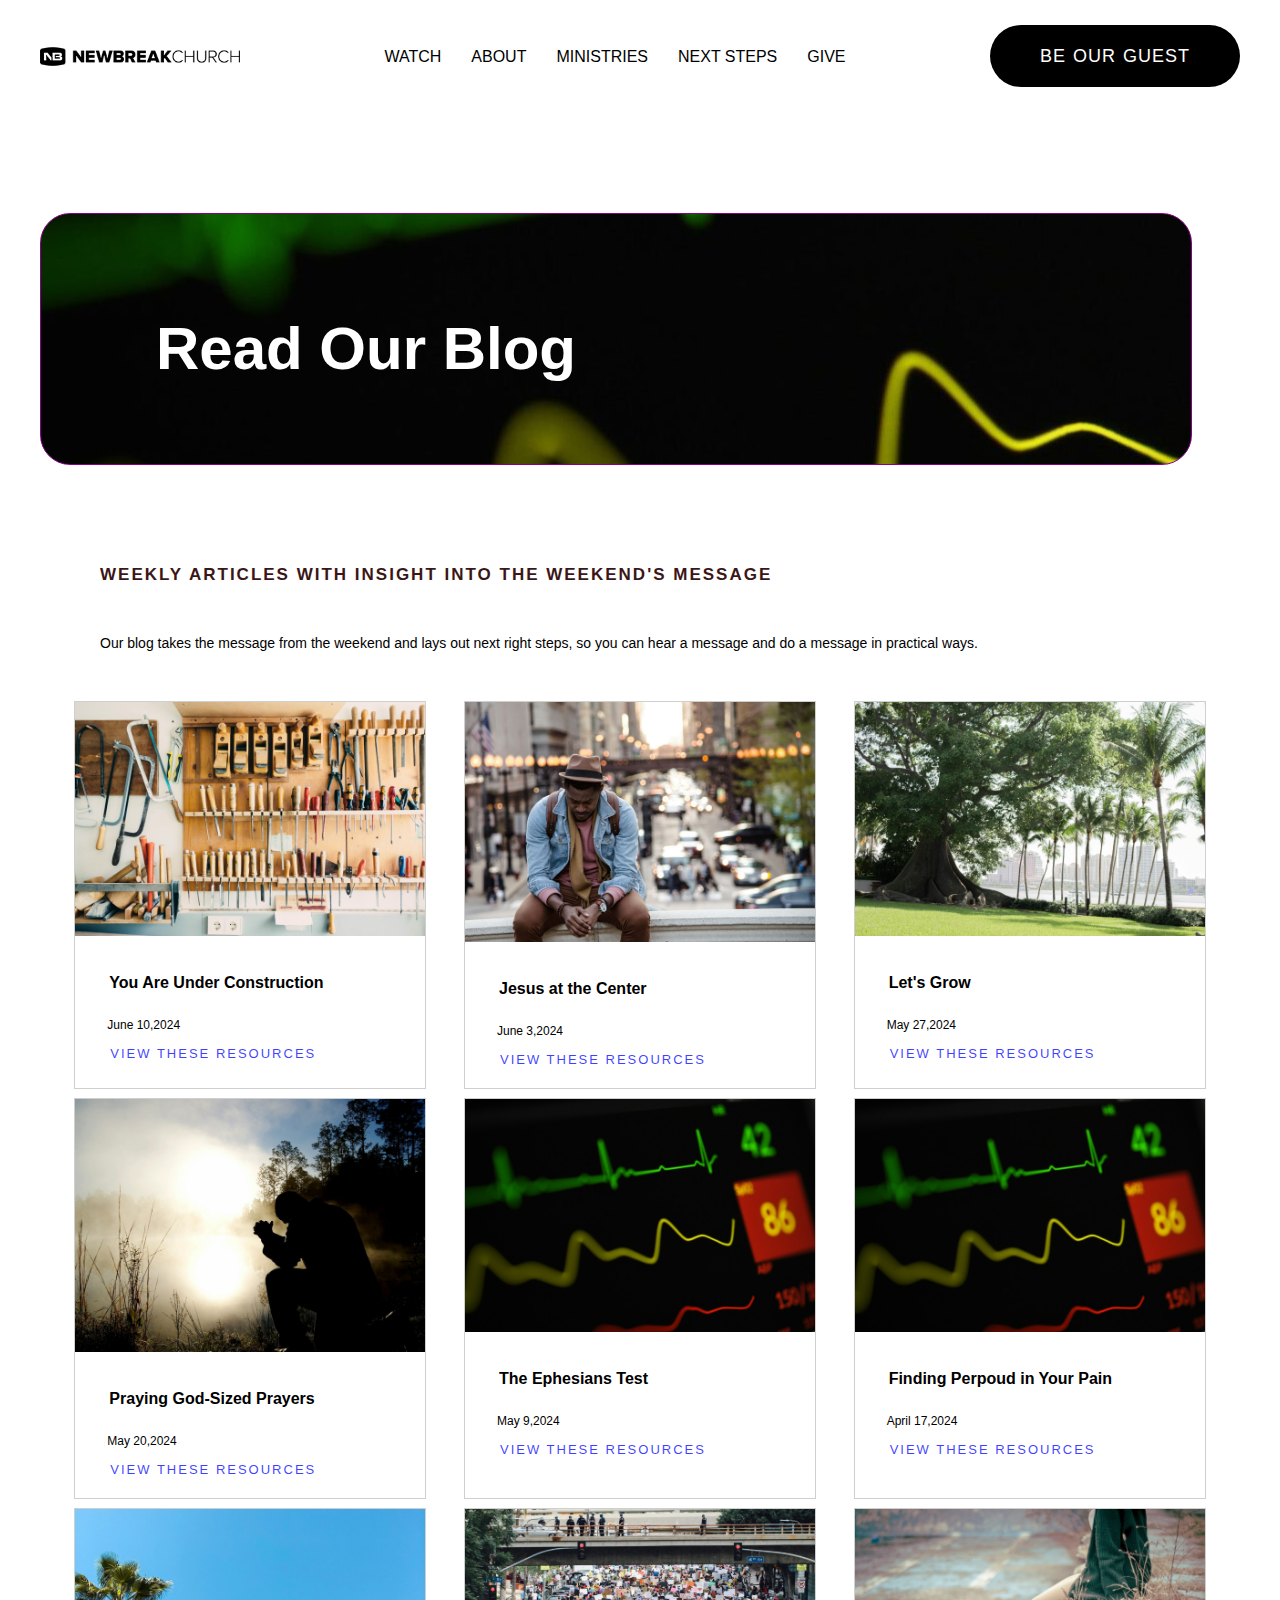
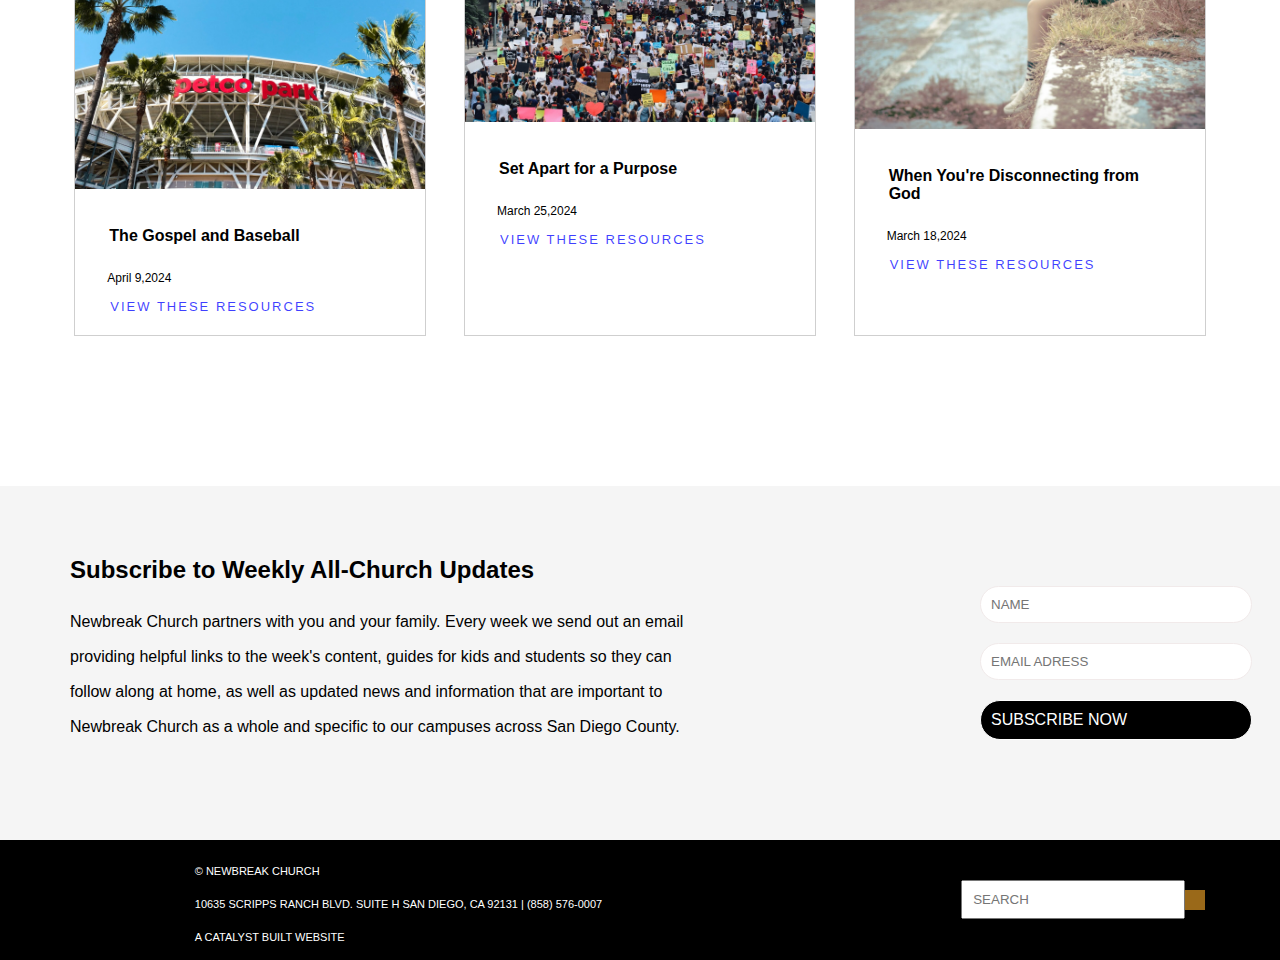
<file: index.html>
<!DOCTYPE html>
<html lang="en">

<head>
    <meta charset="UTF-8">
    <meta name="viewport" content="width=device-width, initial-scale=1.0">
    <title>Document</title>
    <link rel="stylesheet" href="church.css">
    <link rel="stylesheet" href="https://cdnjs.cloudflare.com/ajax/libs/font-awesome/6.5.2/css/all.min.css" integrity="sha512-SnH5WK+bZxgPHs44uWIX+LLJAJ9/2PkPKZ5QiAj6Ta86w+fsb2TkcmfRyVX3pBnMFcV7oQPJkl9QevSCWr3W6A==" crossorigin="anonymous" referrerpolicy="no-referrer" />
</head>

<body>

    <!-- <div class="main"> -->

        <nav>
            <img src="newbreak_web_small.png" class="logo">

            <ul>

                <li><a href="./about.html">WATCH</a></li>
                <li><a href="./about.html">ABOUT</a></li>
                <li><a href="./belief.html">MINISTRIES</a></li>
                <li><a href="./next.html">NEXT STEPS</a></li>
                <li><a href="./give.html"> GIVE</a></li></span>

            </ul>
            <div>
                <a href="#" class="btn">BE OUR GUEST</a>
            </div>
        </nav>

    </div>
    <div class="content">
        <h1>Read Our Blog</h1>
    </div>
    <div class="para"><b>WEEKLY ARTICLES WITH INSIGHT INTO THE WEEKEND'S MESSAGE</b></div>
    <div class="p-content">
        <p>Our blog takes the message from the weekend and lays out next right steps, so you can hear a message and do a
            message in practical ways.</p>
    </div>
    <div class="flex">
        <div class="card">
            <img src="./image1.jpg" alt="Flower img">
            <div class="card_body">
            <h3>You Are Under Construction</h3>
            <p>June 10,2024</p>
            <a href="#">VIEW THESE RESOURCES</a>
            </div>
        </div>
        <div class="card">
            <img src="./image2.jpg" alt="">
            <div class="card_body">
            <h3>Jesus at the Center</h3>
            <p>June 3,2024</p>
            <a href="#">VIEW THESE RESOURCES</a>
            </div>
        </div>
        <div class="card">
            <img src="./image3.jpg" alt="">
            <div class="card_body">
            <h3>Let's Grow</h3>
            <p>May 27,2024</p>
            <a href="#">VIEW THESE RESOURCES</a>
            </div>
        </div>
        <div class="card">
            <img src="./image21.jpg" alt="">
            <div class="card_body">
            <h3>Praying God-Sized Prayers</h3>
            <p>May 20,2024</p>
            <a href="#">VIEW THESE RESOURCES</a>
            </div>
        </div>
        <div class="card">
            <img src="./image22.jpg" alt="">
            <div class="card_body">
            <h3>The Ephesians Test</h3>
            <p>May 9,2024</p>
            <a href="#">VIEW THESE RESOURCES</a>
            </div>
        </div>
        <div class="card">
            <img src="./image23.jpg" alt="">
            <div class="card_body">
            <h3>Finding Perpoud in Your Pain</h3>
            <p>April 17,2024</p>
            <a href="">VIEW THESE RESOURCES</a>
            </div>
        </div>
        <div class="card">
            <img src="./image31.jpg" alt="">
            <div class="card_body">
            <h3>The Gospel and Baseball</h3>
            <p>April 9,2024</p>
            <a href="#">VIEW THESE RESOURCES</a>
            </div>
        </div>
        <div class="card">
            <img src="./image32.jpg" alt="">
            <div class="card_body">
            <h3>Set Apart for a Purpose</h3>
            <p>March 25,2024</p>
            <a href="#">VIEW THESE RESOURCES</a>
            </div>
        </div>
        <div class="card">
            <img src="./image33.jpg" alt="">
            <div class="card_body">
                <h3>When You're Disconnecting from God</h3>
                <p>March 18,2024</p>
                <a href="#">VIEW THESE RESOURCES</a>
                </div>
            </div>
        </div>
    </div>
    </div>
    <div class="down">
        <div>
            <h2>Subscribe to Weekly All-Church Updates</h2>
        <p>Newbreak Church partners with you and your family.
            Every week we send out an email providing helpful links
            to the week's content, guides for kids and students so they can
            follow along at home, as well as updated news and information that are
            important to Newbreak Church as a whole and specific to our
            campuses across San Diego County.</p>
        </div>
        <form class="form">
            <input type=text name="text" placeholder="NAME">

            <input type=text name="text" placeholder="EMAIL ADRESS">
            <a href="#" class="down_button">SUBSCRIBE NOW</a>
        </form>
    </div>
    <footer>
        <div>
        <p>© NEWBREAK CHURCH</p>
        <p>10635 SCRIPPS RANCH BLVD. SUITE H SAN DIEGO, CA 92131 | (858) 576-0007</p>
        <p>A CATALYST BUILT WEBSITE

        </p>
    </div>

    <div>
        <i class="fa-brands fa-youtube"></i>
        <i class="fa-brands fa-facebook"></i>
        <i class="fa-brands fa-instagram"></i>
    </div>

    <div class="search">
        <input type=text name="text" placeholder="SEARCH">
        <a href="#"><i class="fa-solid fa-magnifying-glass"></i></a>

    </div>

    </footer>
</body>

</html>
</file>
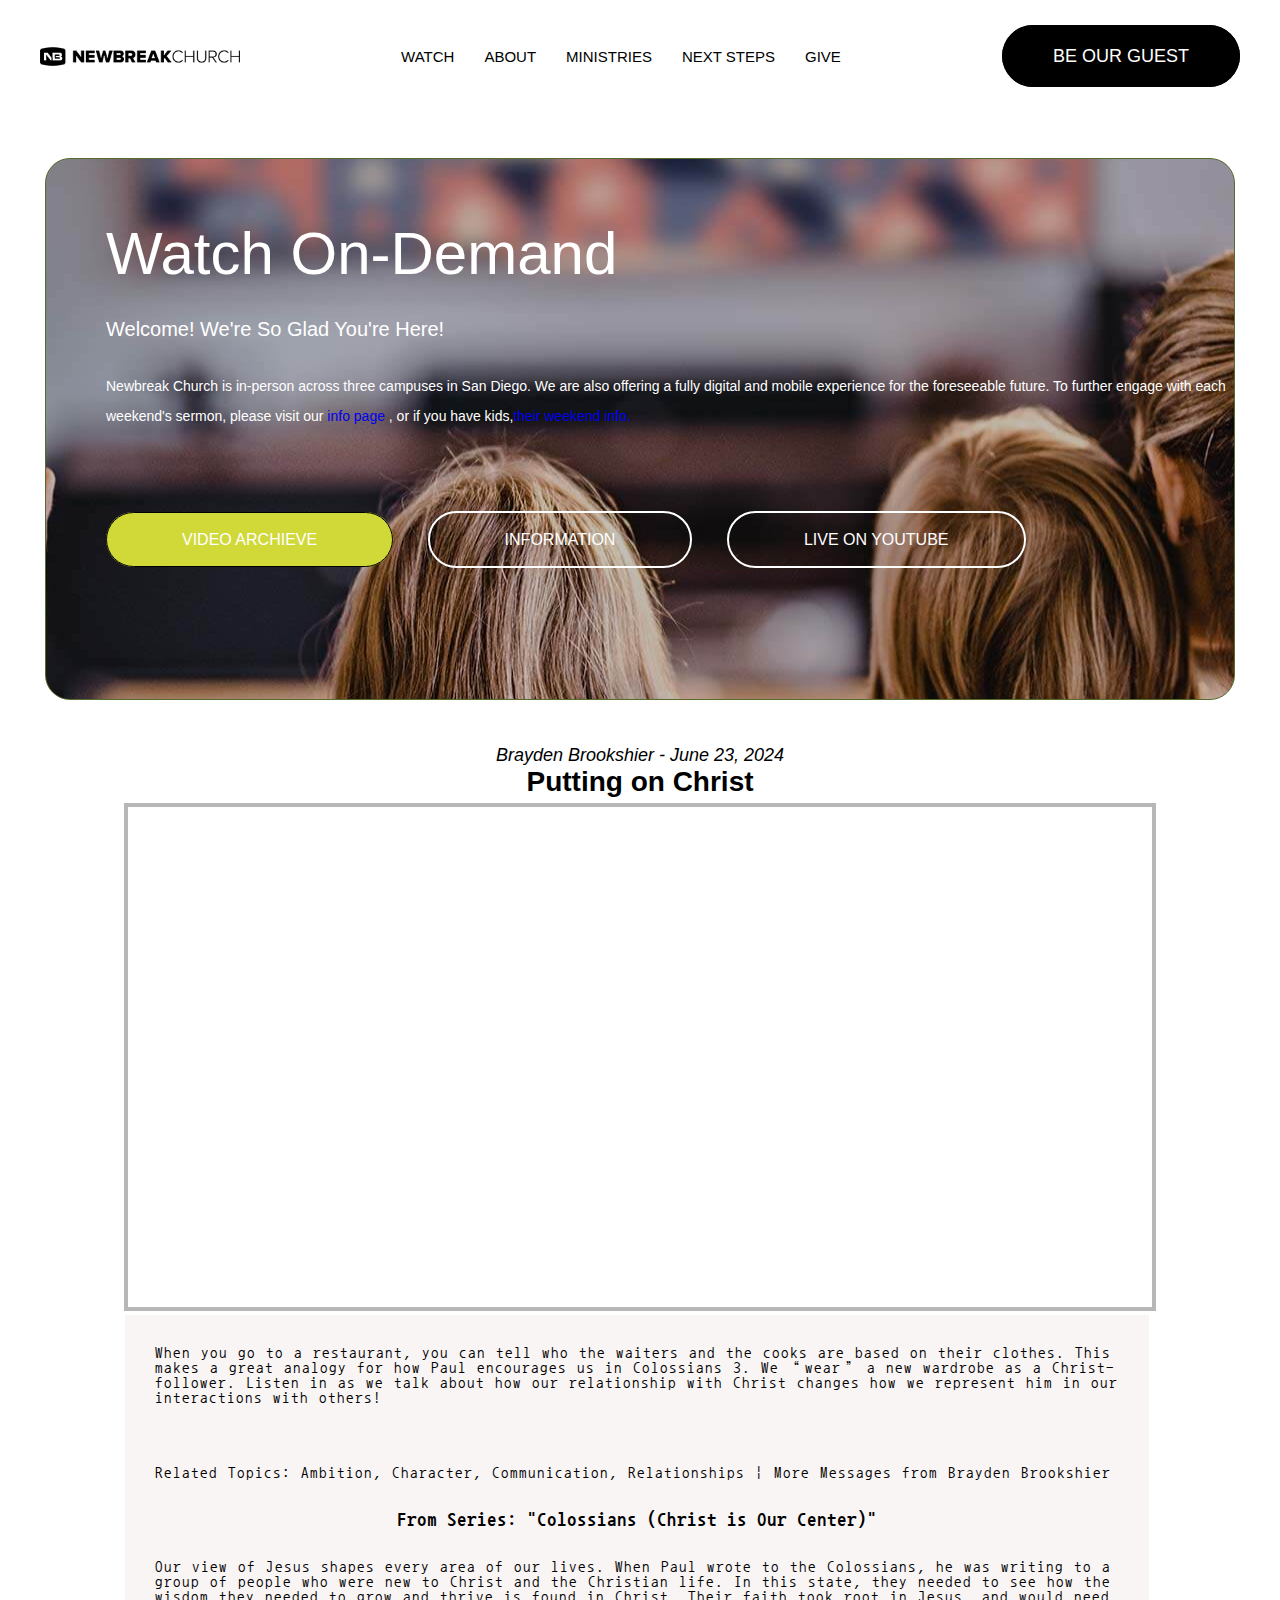
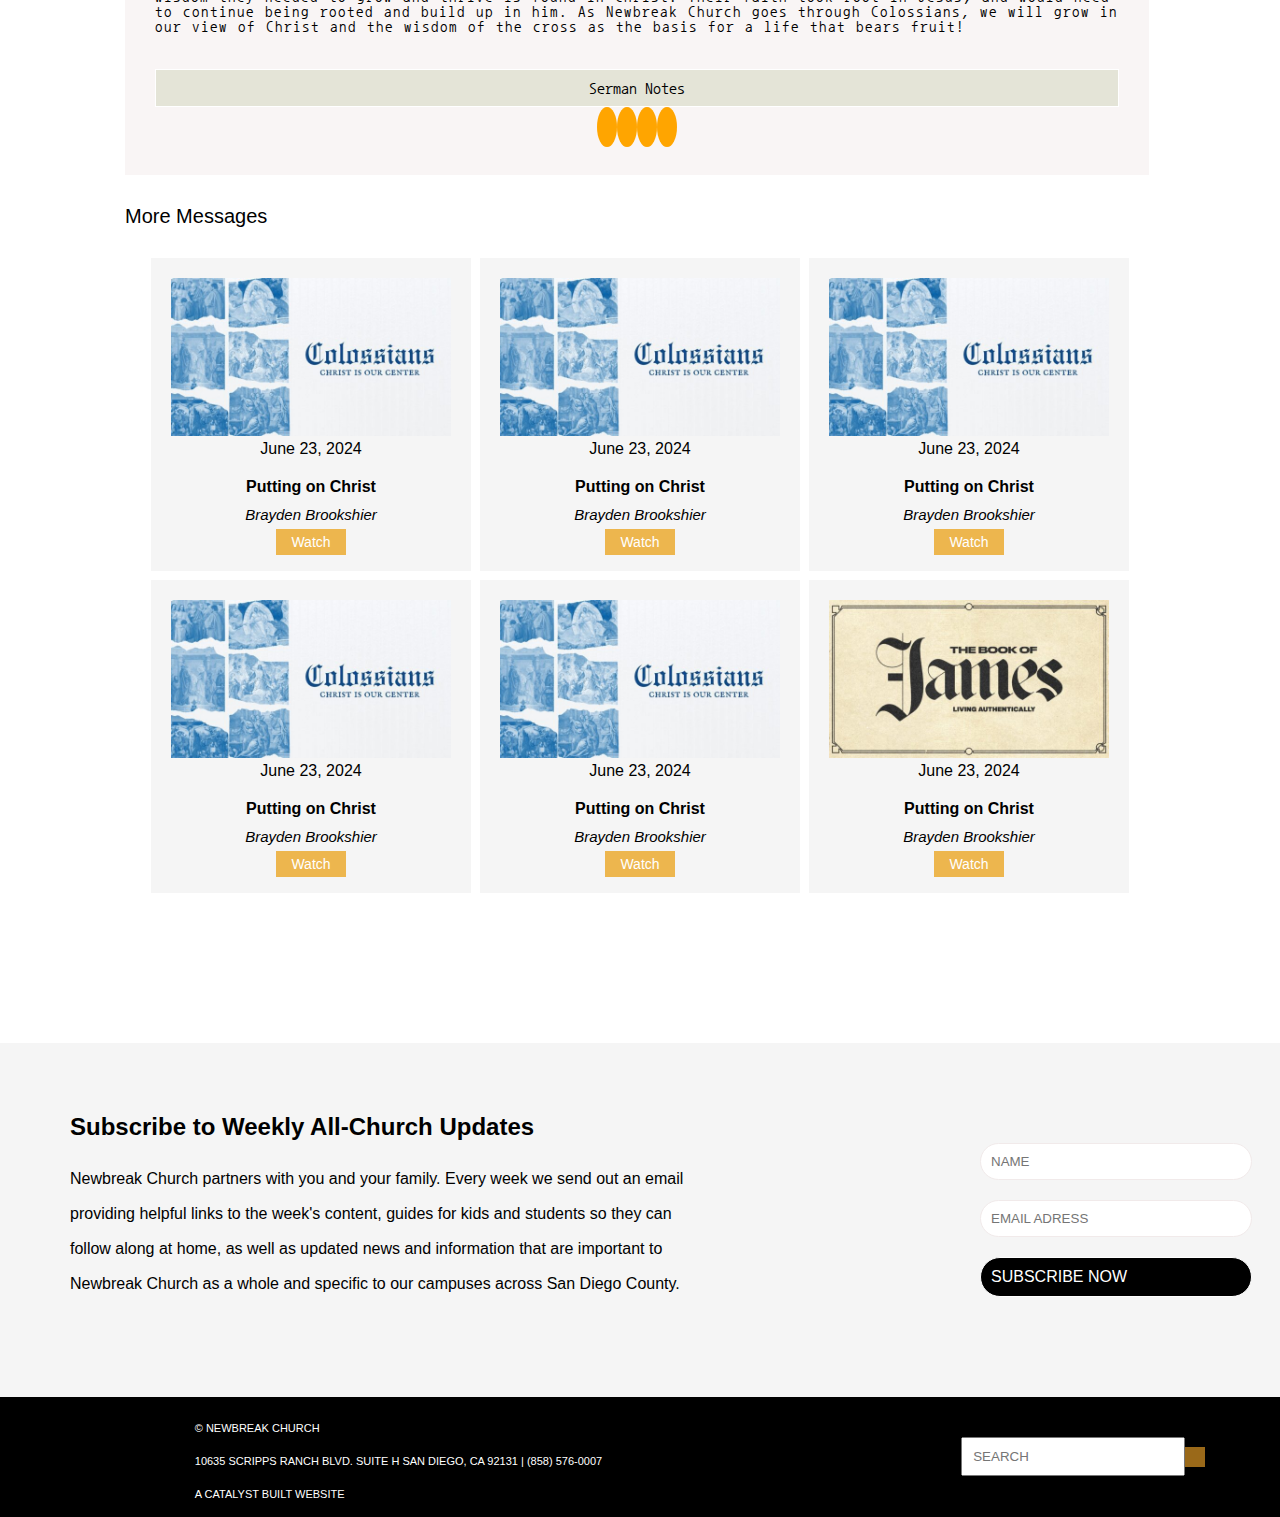
<file: about.html>
<!DOCTYPE html>
<html lang="en">
<head>
    <meta charset="UTF-8">
    <meta name="viewport" content="width=device-width, initial-scale=1.0">
    <title>About</title>
    <link rel="stylesheet" href="about.css">
    <link rel="stylesheet" href="https://cdnjs.cloudflare.com/ajax/libs/font-awesome/6.5.2/css/all.min.css" integrity="sha512-SnH5WK+bZxgPHs44uWIX+LLJAJ9/2PkPKZ5QiAj6Ta86w+fsb2TkcmfRyVX3pBnMFcV7oQPJkl9QevSCWr3W6A==" crossorigin="anonymous" referrerpolicy="no-referrer" />
</head>
    <nav>
        <img src="newbreak_web_small.png" class="logo">
        <ul>
            <li><a href="./index.html">WATCH</a></li>
            <li><a href="./about.html">ABOUT</a></li>
            <li><a href="./belief.html">MINISTRIES</a></li>
            <li><a href="./next.html">NEXT STEPS</a></li>
            <li><a href="./give.html">GIVE</a></li>
        </ul>
        <div>
            <a href="#link" class="btn">BE OUR GUEST</a>
        </div>
    </nav>
    <div class="content">
        <h1>Watch On-Demand</h1>
        <h3>Welcome! We're So Glad You're Here!</h3>
        <p>Newbreak Church is in-person across three campuses in San Diego. 
            We are also offering a fully digital and mobile experience for the foreseeable future.
             To further engage with each weekend's sermon,
             please visit our <a href="#">info page</a> , or if you have kids,<a href="#" >their weekend info.</a></p>

             <div>
                <a href="#button" class="content_button1">VIDEO ARCHIEVE</a>
                <a href="#button" class="content_button2">INFORMATION</a>
                <a href="#button" class="content_button3">LIVE ON YOUTUBE</a>
             </div>

    </div>
    <div class="heading">
        <p>Brayden Brookshier - June 23, 2024</p>
        <h1>Putting on Christ</h1>
    </div>
    <!-- <iframe class="youtube"src="https://www.youtube.com/embed/tgbNymZ7vqY"></iframe> -->
<div class="youtube">
    <iframe src="https://www.youtube.com/embed/54r1aONLh6g" title="Putting on 
    Christ" frameborder="0" allow="accelerometer; autoplay; clipboard-write; encrypted-media;
     gyroscope; picture-in-picture; web-share" referrerpolicy="strict-origin-when-cross-origin"
      allowfullscreen></iframe>
</div>


    <div class="youtube_para">
        <p>When you go to a restaurant, you can tell who the waiters and the cooks are based
             on their clothes. This makes a great analogy for how Paul encourages us in Colossians 3.
              We “wear” a new wardrobe as a Christ-follower. Listen in as we talk about how our relationship with Christ changes
             how we represent him in our interactions with others!</p>
             <p><b>Related Topics:</b> Ambition, Character, Communication, Relationships | More Messages from Brayden Brookshier</p>
             <h3>From Series: "Colossians (Christ is Our Center)"</h3>
             <p>Our view of Jesus shapes every area of our lives. When Paul wrote to the Colossians, he was writing to a group of people 
                who were new to Christ and the Christian life. In this state, they needed to see how the wisdom they needed to grow and 
                thrive is found in Christ. Their faith took root in Jesus, and would need to continue being rooted and build up in him.
                 As Newbreak Church goes through Colossians, we will grow in our view of Christ and the wisdom of the cross as the basis
                  for a life that bears fruit!</p>
                  <a href="#"><i class="fa-solid fa-arrow-up-right-from-square"></i> Serman Notes</a>

                  <div class="youtube_brand">
                    <i class="fa-brands fa-facebook"></i>
                    <i class="fa-brands fa-twitter"></i>
                    <i class="fa-solid fa-share"></i>
                    <i class="fa-solid fa-envelope"></i>
                </div>
            


    </div>
    <div class="message">
        <p>More Messages</p>
    </div>
    <div class="flex">
        <div class="card">
            <div class="card_body">
            <img src="./aboutimage2.jpg"
            <p>June 23, 2024</p>
            <h3>Putting on Christ</h3>
            <p style="font-style: italic;">Brayden Brookshier</p>
            <a href="#">Watch</a>
            </div>
        </div>
        <div class="card">
            <div class="card_body">
            <img src="./aboutimage2.jpg"
            <p>June 23, 2024</p>
            <h3>Putting on Christ</h3>
            <p style="font-style: italic;">Brayden Brookshier</p>
            <a href="#">Watch</a>
            </div>
        </div>
        <div class="card">
            <div class="card_body">
            <img src="./aboutimage2.jpg"
            <p>June 23, 2024</p>
            <h3>Putting on Christ</h3>
            <p style="font-style: italic;">Brayden Brookshier</p>
            <a href="#">Watch</a>
            </div>
        </div>
        <div class="card">
            <div class="card_body">
            <img src="./aboutimage2.jpg"
            <p>June 23, 2024</p>
            <h3>Putting on Christ</h3>
            <p style="font-style: italic;">Brayden Brookshier</p>
            <a href="#">Watch</a>
            </div>
        </div>
        <div class="card">
            <div class="card_body">
            <img src="./aboutimage2.jpg"
            <p>June 23, 2024</p>
            <h3>Putting on Christ</h3>
            <p style="font-style: italic;">Brayden Brookshier</p>
            <a href="#">Watch</a>
            </div>
        </div>
        <div class="card">
            <div class="card_body">
            <img src="./aboutimage1.jpg"
            <p>June 23, 2024</p>
            <h3>Putting on Christ</h3>
            <p style="font-style: italic;">Brayden Brookshier</p>
            <a href="#">Watch</a>
            </div>
        </div>

    </div>
    <div class="down">
        <div>
            <h2>Subscribe to Weekly All-Church Updates</h2>
        <p>Newbreak Church partners with you and your family.
            Every week we send out an email providing helpful links
            to the week's content, guides for kids and students so they can
            follow along at home, as well as updated news and information that are
            important to Newbreak Church as a whole and specific to our
            campuses across San Diego County.</p>
        </div>
        <form class="form">
            <input type=text name="text" placeholder="NAME">

            <input type=text name="text" placeholder="EMAIL ADRESS">
            <a href="#" class="down_button">SUBSCRIBE NOW</a>
        </form>
    </div>
    <footer>
        <div>
        <p>© NEWBREAK CHURCH</p>
        <p>10635 SCRIPPS RANCH BLVD. SUITE H SAN DIEGO, CA 92131 | (858) 576-0007</p>
        <p>A CATALYST BUILT WEBSITE

        </p>
    </div>

    <div>
        <i class="fa-brands fa-youtube"></i>
        <i class="fa-brands fa-facebook"></i>
        <i class="fa-brands fa-instagram"></i>
    </div>

    <div class="search">
        <input type=text name="text" placeholder="SEARCH">
        <a href="#"><i class="fa-solid fa-magnifying-glass"></i></a>

    </div>

    </footer>
  
</body>
</html>
</file>
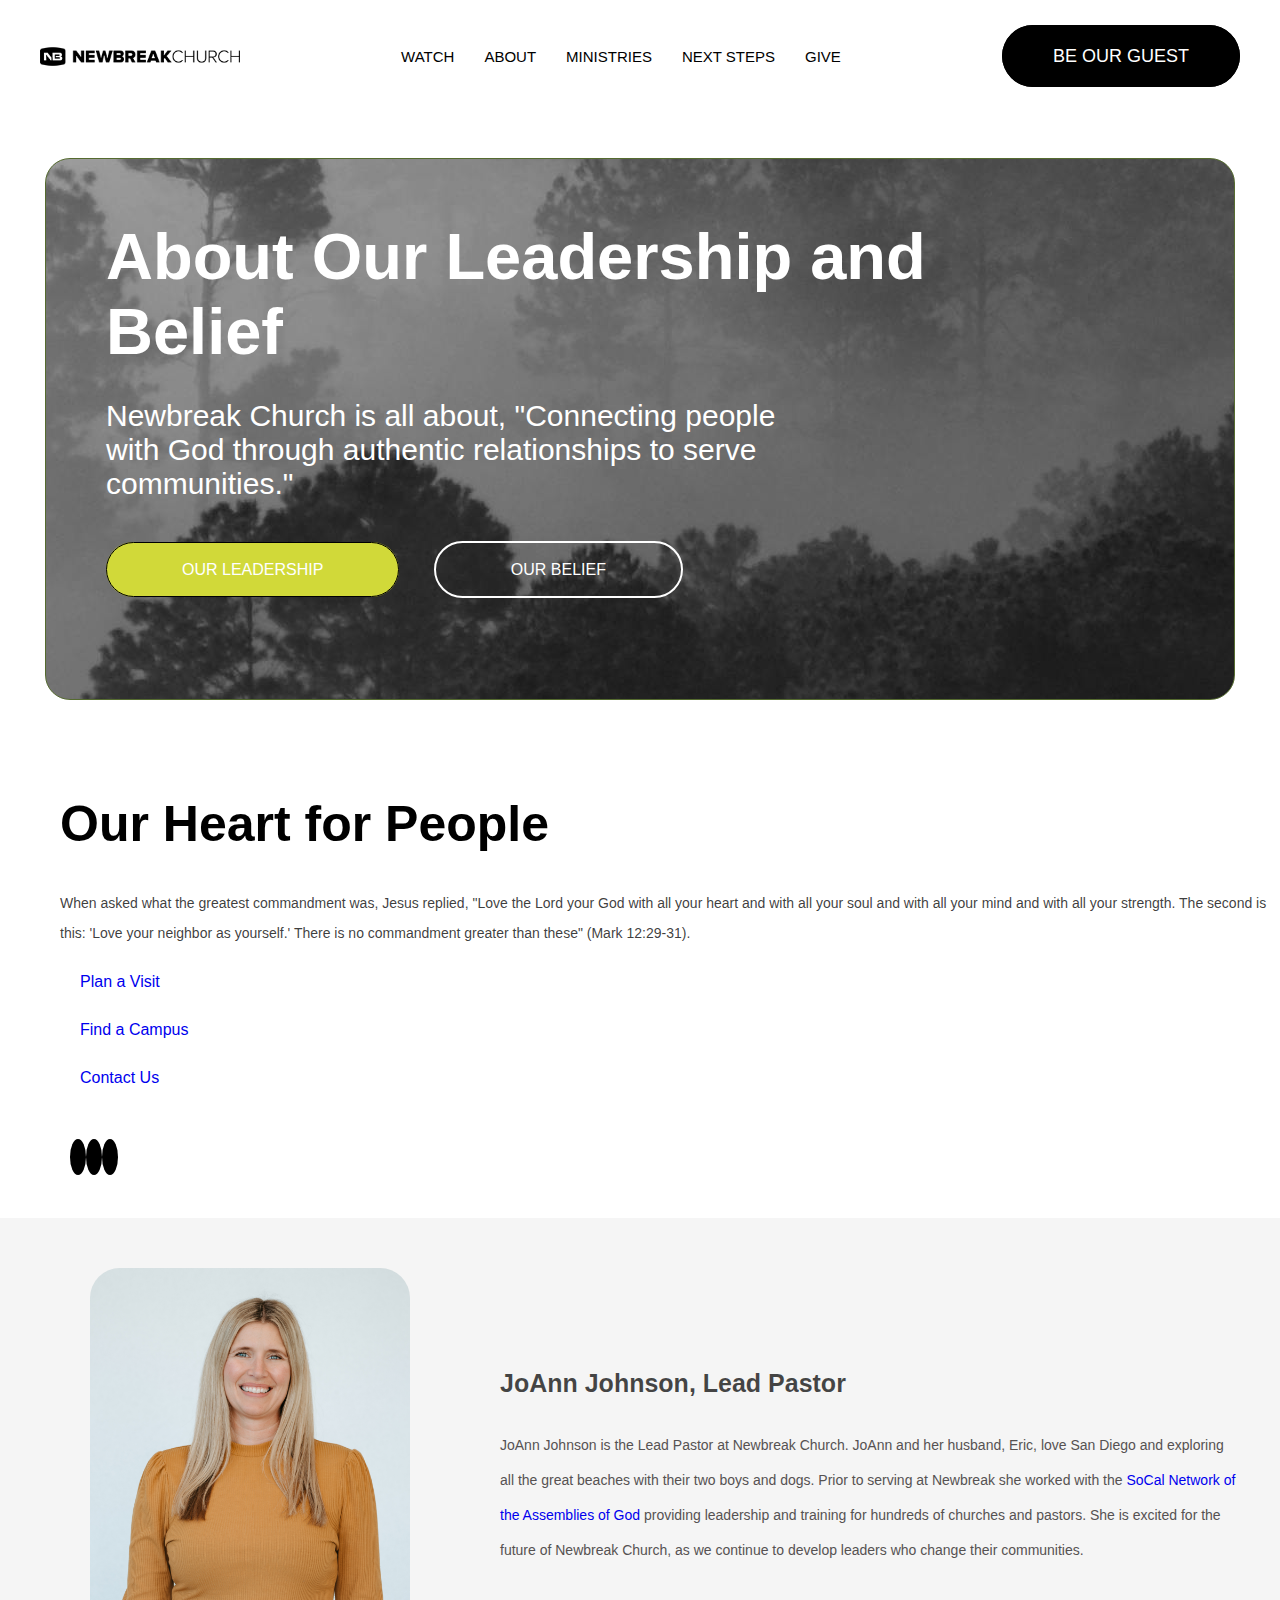
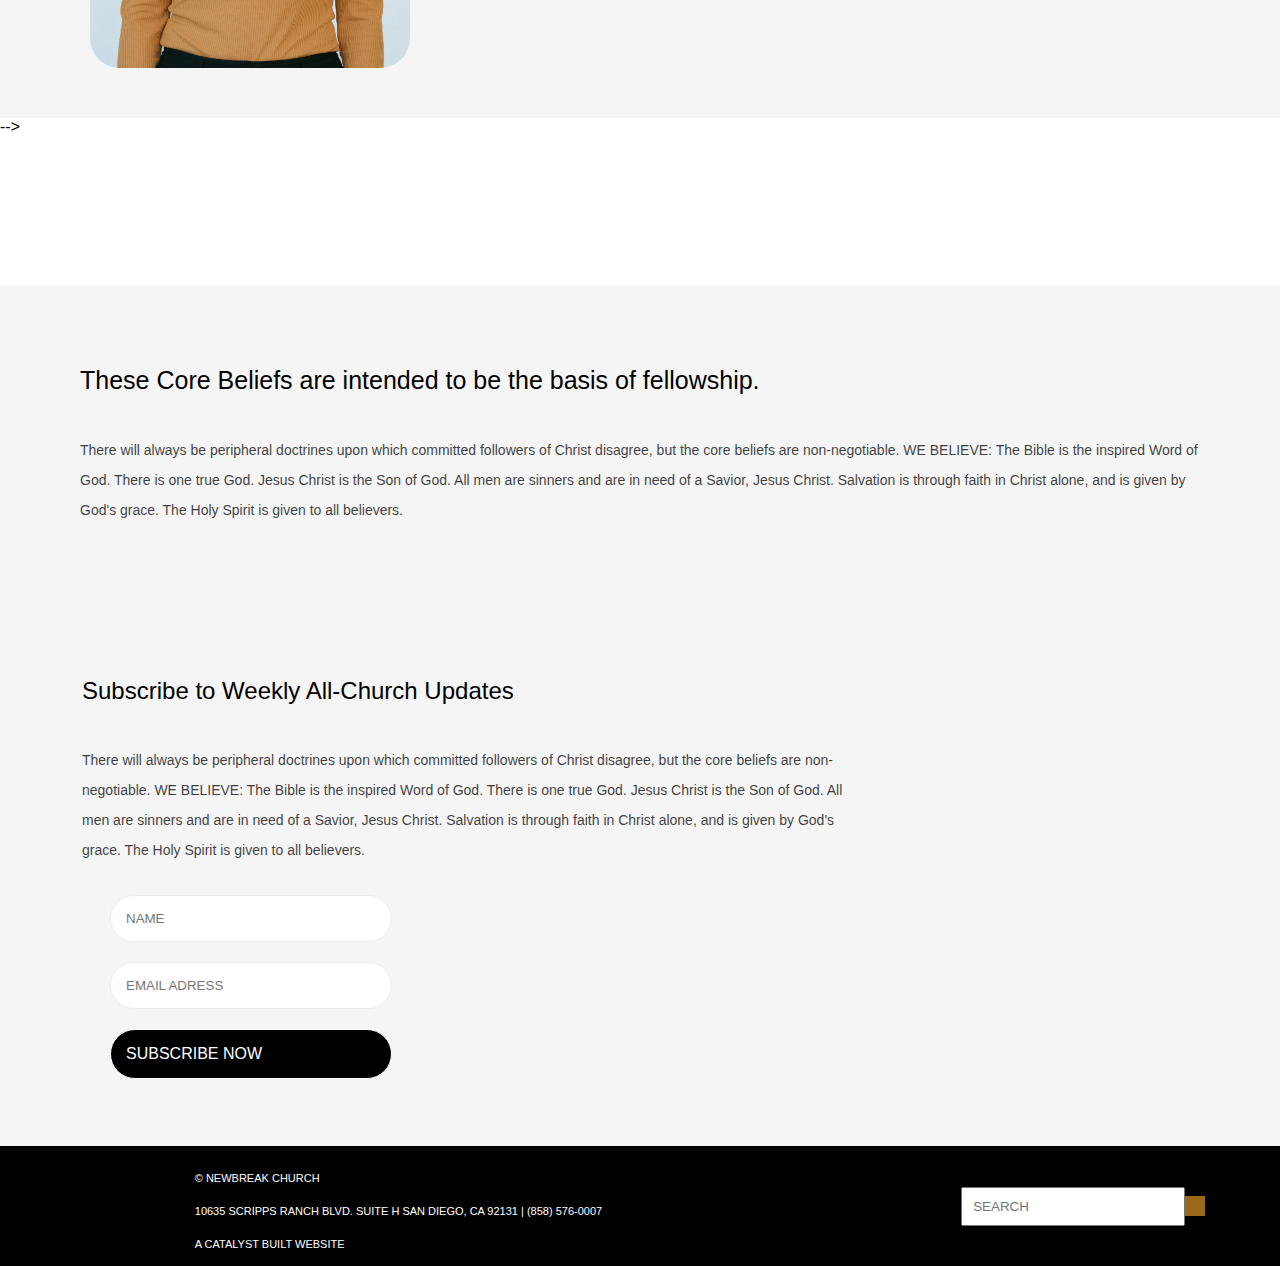
<file: belief.html>
<!DOCTYPE html>
<html lang="en">

<head>
    <meta charset="UTF-8">
    <meta name="viewport" content="width=device-width, initial-scale=1.0">
    <title>Document</title>
    <link rel="stylesheet" href="belief.css">
    <link rel="stylesheet" href="https://cdnjs.cloudflare.com/ajax/libs/font-awesome/6.5.2/css/all.min.css"
        integrity="sha512-SnH5WK+bZxgPHs44uWIX+LLJAJ9/2PkPKZ5QiAj6Ta86w+fsb2TkcmfRyVX3pBnMFcV7oQPJkl9QevSCWr3W6A=="
        crossorigin="anonymous" referrerpolicy="no-referrer" />
</head>
<body>
    <nav>
        <img src="newbreak_web_small.png" class="logo">
        <ul>
            <li><a href="./index.html">WATCH</a></li>
            <li><a href="./about.html">ABOUT</a></li>
            <li><a href="./belief.html">MINISTRIES</a></li>
            <li><a href="./next.html">NEXT STEPS</a></li>
            <li><a href="./give.html">GIVE</a></li>
        </ul>
        <div>
            <a href="#search" class="btn">BE OUR GUEST</a>
        </div>
    </nav>
    <div class="content">
        <h1>About Our Leadership and Belief</h1>
        <h3>Newbreak Church is all about, "Connecting people with God through authentic relationships to serve
            communities."</h3>
        <div>
            <a href="#button" class="content_button1">OUR LEADERSHIP</a>
            <a href="#button" class="content_button2">OUR BELIEF</a>
        </div>
    </div>
    <div class="para">
        <h1>Our Heart for People</h1>
        <p>When asked what the greatest commandment was, Jesus replied, "Love the Lord your God with all your
            heart
            and with all your soul and with all your mind and with all your strength. The second is this: 'Love
            your
            neighbor as yourself.' There is no commandment greater than these" (Mark 12:29-31).</p>
        <a href="#">Plan a Visit</a>
        <a href="#">Find a Campus</a>
        <a href="#">Contact Us</a>
    </div>
    <div class="brandlogo">
        <a href="#"><i class="fa-brands fa-facebook"></i></a>
        <a href=""><i class="fa-brands fa-instagram"></i></a>
        <a href=""><i class="fa-brands fa-youtube"></i></a>
    </div>
    <div class="staff">
            <img src="./staff1.jpg">
            <div class="staff_intro">
                <h3>JoAnn Johnson, Lead Pastor</h3>
                <p>JoAnn Johnson is the Lead Pastor at Newbreak Church. JoAnn and her husband, Eric, love San Diego
                    and exploring all the great beaches with their two boys and dogs. Prior to serving at Newbreak 
                    she worked with the <a href="#" >SoCal Network of the Assemblies of God</a> providing leadership and training for 
                    hundreds of churches and pastors. She is excited for the future of Newbreak Church, as we continue
                     to develop leaders who change their communities.</p>
   

            </div>
           
    </div>
    <!-- <div class="hooverimage">
        <div class="hooverimage_body">
               <img src="hooverimage1.jpg">
               </div>
               </div> -->
    <div class="flex">
        <!-- <div class="hooverimage">
         <div class="hooverimage_body">
                <img src="hooverimage1.jpg">
                </div>
                </div> -->
                <!-- <img src="hooverimage2.jpeg">
                <img src="hooverimage3.jpeg">
                <img src="hooverimage1.jpg">
            </div>-->
            

        </div> 
    </div> -->
    <div class="down_para">
        <h2>These Core Beliefs are intended to be the basis of fellowship.</h2>
        <p>There will always be peripheral doctrines upon which committed 
            followers of Christ disagree, but the core beliefs are non-negotiable.
             WE BELIEVE: The Bible is the inspired Word of God. There is one true God.
              Jesus Christ is the Son of God. All men are sinners and are in need of a
               Savior, Jesus Christ. Salvation is through faith in Christ alone, and is
                given by God's grace. The Holy Spirit is given to all believers.</p>
                <div class="down_paraform">
                    <h4>Subscribe to Weekly All-Church Updates</h4>
                <p>There will always be peripheral doctrines upon which committed followers
                     of Christ disagree, but the core beliefs are non-negotiable. WE BELIEVE: 
                     The Bible is the inspired Word of God. There is one true God. Jesus Christ
                      is the Son of God. All men are sinners and are in need of a Savior, Jesus 
                      Christ. Salvation is through faith in Christ alone, and is given by God's grace.
                       The Holy Spirit is given to all believers.</p>
                </div>
            <form class="form">
                <input type=text name="text" placeholder="NAME">
    
                <input type=text name="text" placeholder="EMAIL ADRESS">
                <a href="#" class="down_button">SUBSCRIBE NOW</a>
            </form>

        </div>
        <footer>
            <div>
            <p>© NEWBREAK CHURCH</p>
            <p>10635 SCRIPPS RANCH BLVD. SUITE H SAN DIEGO, CA 92131 | (858) 576-0007</p>
            <p>A CATALYST BUILT WEBSITE
    
            </p>
        </div>
    
        <div>
            <i class="fa-brands fa-youtube"></i>
            <i class="fa-brands fa-facebook"></i>
            <i class="fa-brands fa-instagram"></i>
        </div>
    
        <div class="search" id="search">
            <input type=text name="text" placeholder="SEARCH">
            <a href="#"><i class="fa-solid fa-magnifying-glass"></i></a>
    
        </div>
    
        </footer>
    
</body>

</html>
</file>
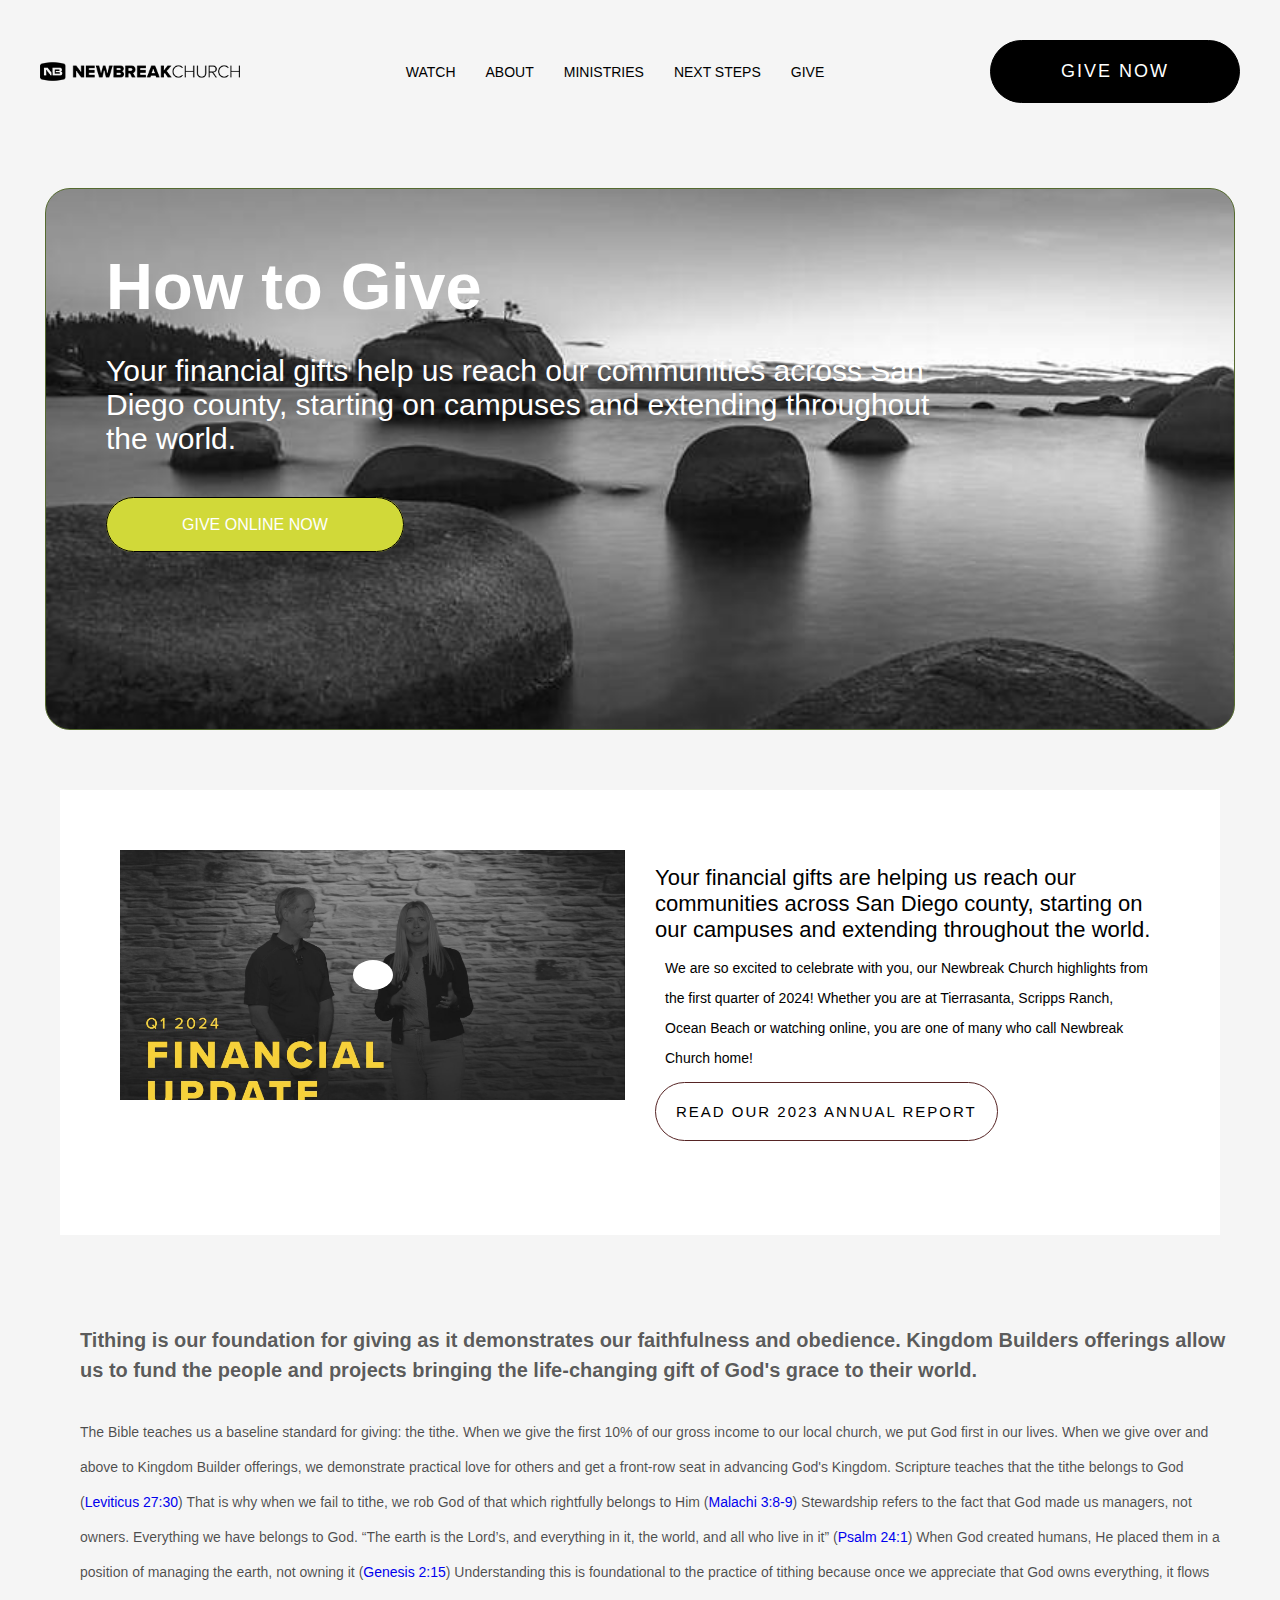
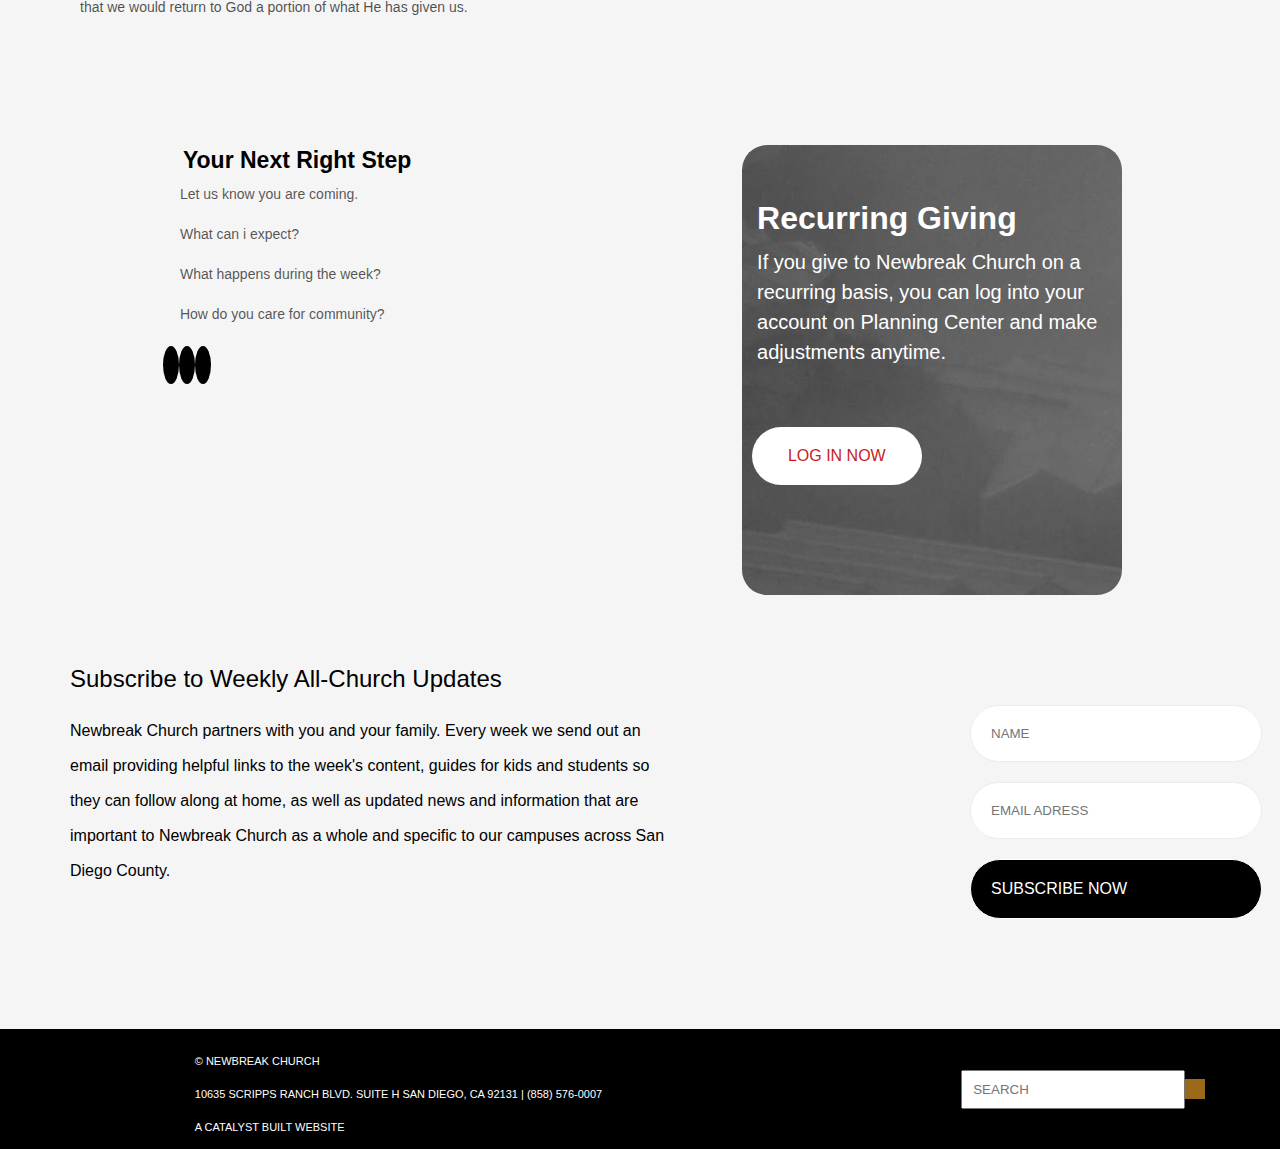
<file: give.html>
<!DOCTYPE html>
<html lang="en">
<head>
    <meta charset="UTF-8">
    <meta name="viewport" content="width=device-width, initial-scale=1.0">
    <title>Document</title>
    <link rel="stylesheet" href="give.css">
    <link rel="stylesheet" href="https://cdnjs.cloudflare.com/ajax/libs/font-awesome/6.5.2/css/all.min.css" integrity="sha512-SnH5WK+bZxgPHs44uWIX+LLJAJ9/2PkPKZ5QiAj6Ta86w+fsb2TkcmfRyVX3pBnMFcV7oQPJkl9QevSCWr3W6A==" crossorigin="anonymous" referrerpolicy="no-referrer" />
</head>
<body>
    <nav>
        <img src="./newbreak_web_small.png" class="logo">
        <ul>
            <li><a href="./index.html">WATCH</a></li>
            <li><a href="./about.html">ABOUT</a></li>
            <li><a href="./belief.html">MINISTRIES</a></li>
            <li><a href="./next.html">NEXT STEPS</a></li>
            <li><a href="./give.html">GIVE</a></li>
        </ul>
        <a href="#link" class="btn">GIVE NOW</a>
    </nav>
    <div class="content">
        <h1>How to Give</h1>
        <h3>Your financial gifts help us reach our communities across
             San Diego county, starting on campuses and extending throughout the world.</h3>
        <div>
            <a href="#button" class="content_button1">GIVE ONLINE NOW</a>
        </div>
    </div>
    <div class="finance">
        <div class="finance_image">
            <div class="play_button" >
                <i class="fa-solid fa-play"></i>
            </div>

        </div>
        <div class="finance_cont">
            <div class="finance_para">
                <h4>Your financial gifts are helping us reach our communities across San Diego county, starting on our campuses and extending throughout the world.</h4>
                <p>We are so excited to celebrate with you, our Newbreak Church highlights from the first quarter of 2024! Whether you are at Tierrasanta, Scripps Ranch, Ocean Beach or watching online, you are one of many who call Newbreak Church home!</p>
            </div>
            <div>
                <a href="#" class="finance_button">READ OUR 2023 ANNUAL REPORT</a>


            </div>
        </div>
        
    </div>
    <div class="about">
        <h3>Tithing is our foundation for giving as it demonstrates our faithfulness and obedience. Kingdom Builders offerings allow us to fund the people and projects bringing the life-changing gift of God's grace to their world.</h3>
        <p>The Bible teaches us a baseline standard for giving: the tithe. When we give the first 10% of our gross income to our local church, we put God first in our lives. When we give over and above to Kingdom Builder offerings, we demonstrate practical love for others and  get a front-row seat in advancing God's Kingdom. Scripture teaches that the tithe belongs to God (<a href="#">Leviticus 27:30</a>) That is why when we fail to tithe, we rob God of that which rightfully belongs to Him (<a href="#">Malachi 3:8-9</a>) Stewardship refers to the fact that God made us managers, not owners. Everything we have belongs to God. “The earth is the Lord’s, and everything in it, the world, and all who live in it” (<a href="#">Psalm 24:1</a>) When God created humans, He placed them in a position of managing the earth, not owning it (<a href="#">Genesis 2:15</a>) Understanding this is foundational to the practice of tithing because once we appreciate that God owns everything, it flows that we would return to God a portion of what He has given us.</p>

    </div>
    <div class="flex">
        <div>
            <div class="arrow" >
                <i class="fa-solid fa-arrow-right" ></i>
                <h4>Your Next Right Step</h4>
                <a href="#">Let us know you are coming.</a>
                <a href="#">What can i expect?</a>
                <a href="#">What happens during the week?</a>
                <a href="#">How do you care for community?</a>
            </div>
               
            <div class="brandicon">
                <a href="#"><i class="fa-brands fa-facebook"></i></a>
                <a href=""><i class="fa-brands fa-instagram"></i></a>
                <a href=""><i class="fa-brands fa-youtube"></i></a>
            </div>
        </div>
        <div class="img_para">
            <h1>Recurring Giving</h1>
            <p>If you give to Newbreak Church on a recurring basis, you can log into your account on Planning Center and make adjustments anytime.</p>
                 <div class="image_parabutton">
                    <a href="#">LOG IN NOW</a>

                 </div>
        </div>
    </div>
    <div class="down">
        <div>
            <h2>Subscribe to Weekly All-Church Updates</h2>
        <p>Newbreak Church partners with you and your family.
            Every week we send out an email providing helpful links
            to the week's content, guides for kids and students so they can
            follow along at home, as well as updated news and information that are
            important to Newbreak Church as a whole and specific to our
            campuses across San Diego County.</p>
        </div>
        <form class="form">
            <input type=text name="text" placeholder="NAME">

            <input type=text name="text" placeholder="EMAIL ADRESS">
            <a href="#" class="down_button">SUBSCRIBE NOW</a>
        </form>
    </div>
    <footer>
        <div>
        <p>© NEWBREAK CHURCH</p>
        <p>10635 SCRIPPS RANCH BLVD. SUITE H SAN DIEGO, CA 92131 | (858) 576-0007</p>
        <p>A CATALYST BUILT WEBSITE

        </p>
    </div>

    <div>
        <i class="fa-brands fa-youtube"></i>
        <i class="fa-brands fa-facebook"></i>
        <i class="fa-brands fa-instagram"></i>
    </div>

    <div class="search" id="search">
        <input type=text name="text" placeholder="SEARCH">
        <a href="#"><i class="fa-solid fa-magnifying-glass"></i></a>

    </div>

    </footer>

    
</body>
</html>
</file>
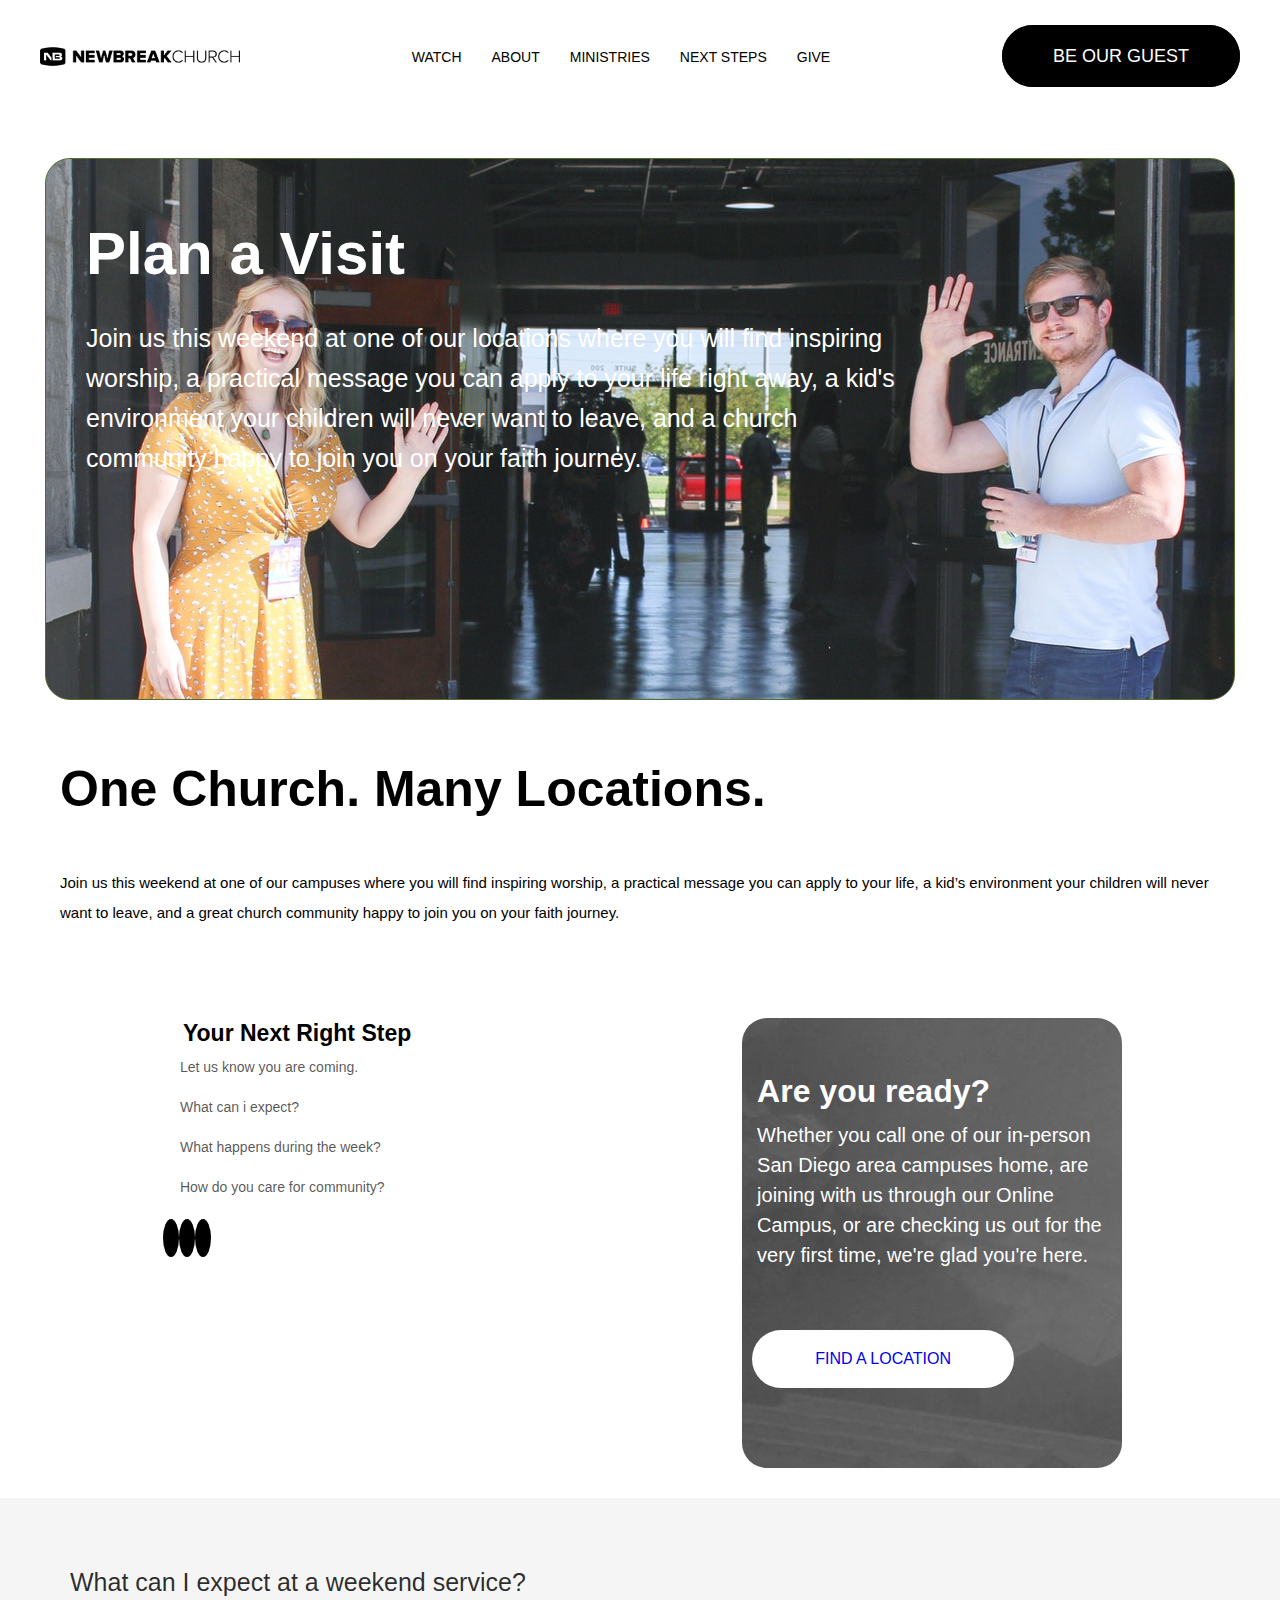
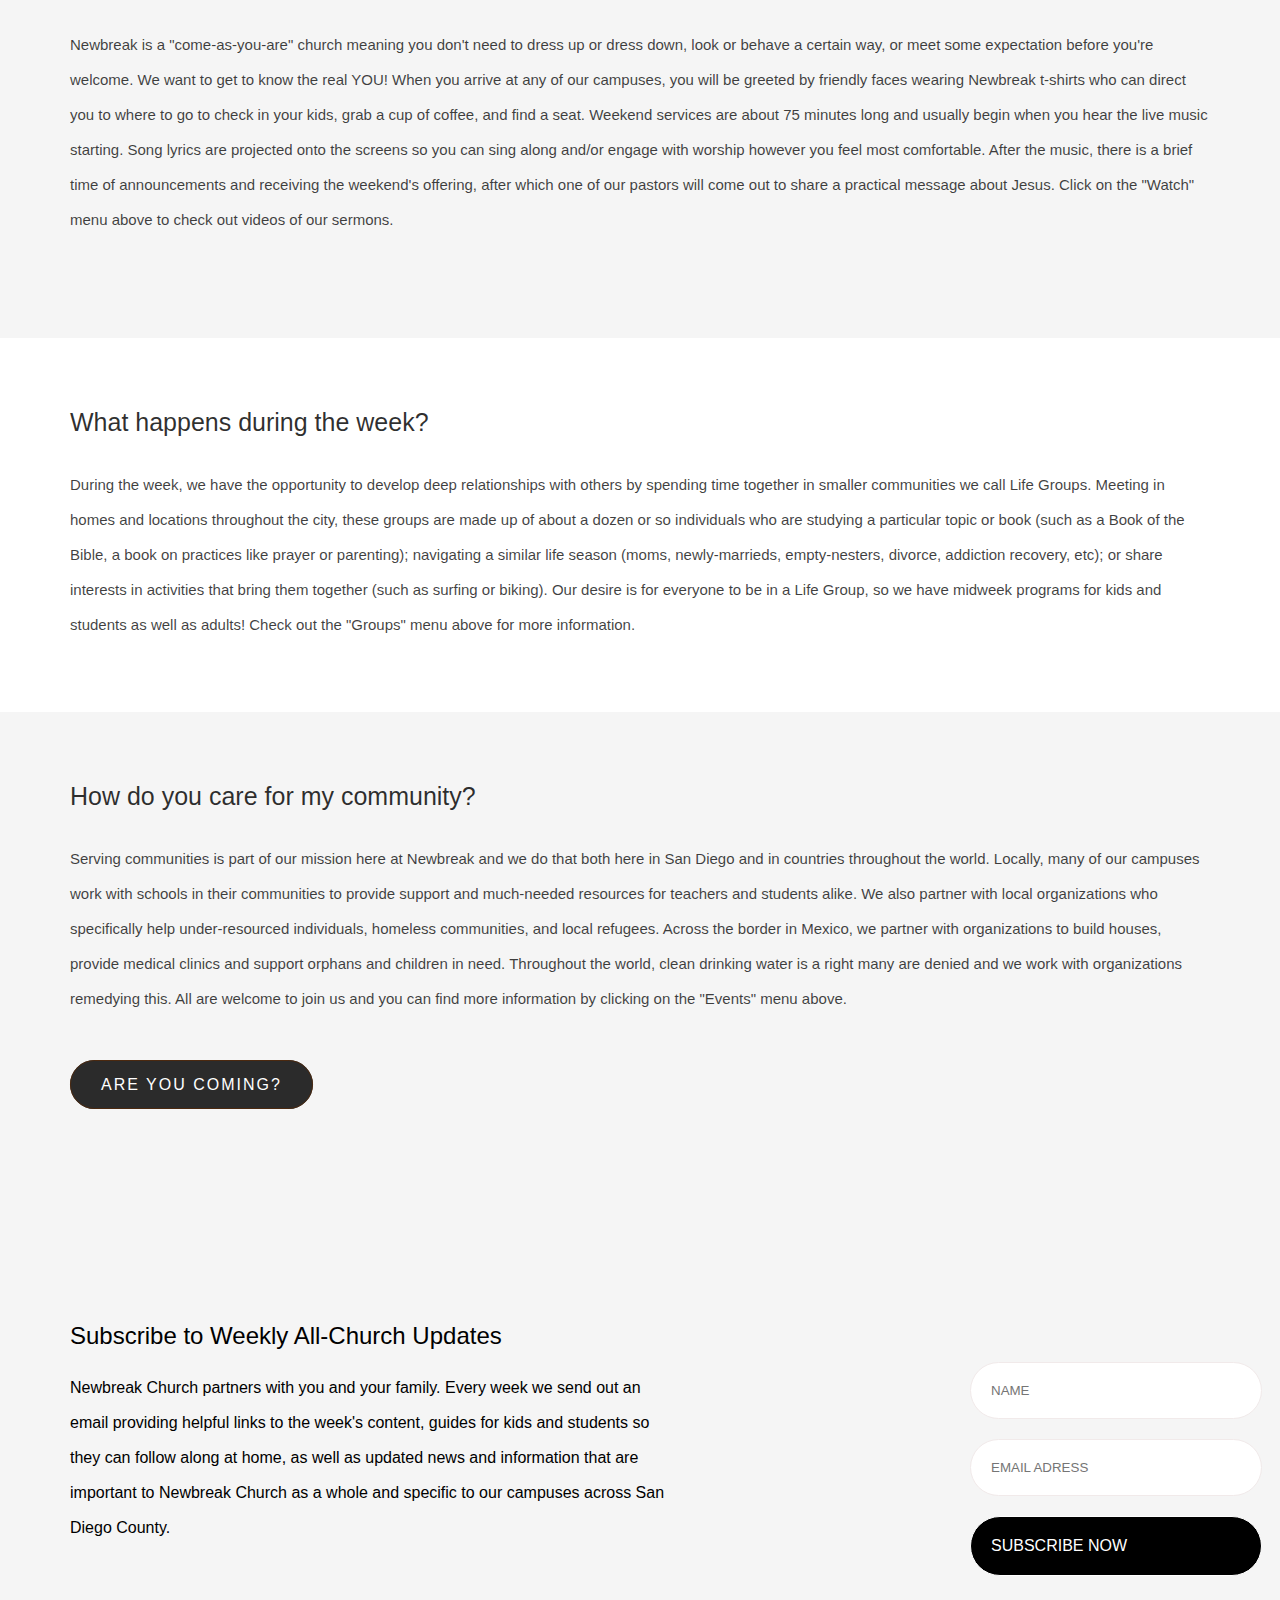
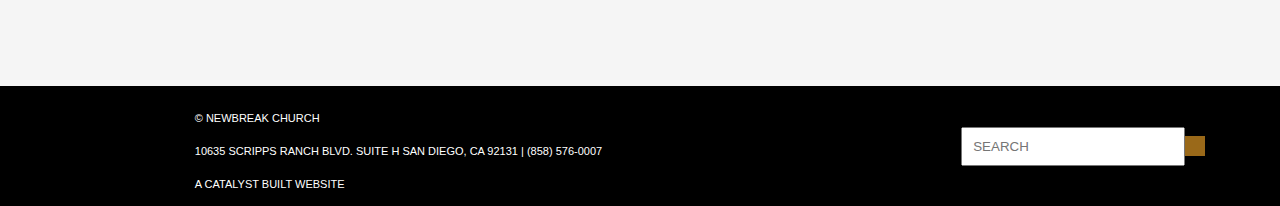
<file: next.html>
<!DOCTYPE html>
<html lang="en">
<head>
    <meta charset="UTF-8">
    <!-- <meta name="viewport" content="width=device-width, initial-scale=1.0"> -->
    <title>NEWBREAK CHURCH</title>
    <link rel="stylesheet" href="next.css">
    <link rel="stylesheet" href="https://cdnjs.cloudflare.com/ajax/libs/font-awesome/6.5.2/css/all.min.css"
     integrity="sha512-SnH5WK+bZxgPHs44uWIX+LLJAJ9/2PkPKZ5QiAj6Ta86w+fsb2TkcmfRyVX3pBnMFcV7oQPJkl9QevSCWr3W6A=="
      crossorigin="anonymous" referrerpolicy="no-referrer" />
</head>
<body>
    <nav>
        <img src="newbreak_web_small.png" class="logo">
        <ul>
            <li><a href="./index.html">WATCH</a></li>
            <li><a href="./about.html">ABOUT</a></li>
            <li><a href="./belief.html">MINISTRIES</a></li>
            <li><a href="./next.html">NEXT STEPS</a></li>
            <li><a href="./give.html">GIVE</a></li>
        </ul>
        <div>
            <a href="#search" class="btn">BE OUR GUEST</a>
        </div>
    </nav>
    <div class="content_para">
        <h1>Plan a Visit</h1>
        <p>Join us this weekend at one of our locations where you will 
            find inspiring worship, a practical message you can apply to your 
            life right away, a kid's environment your children will never want to leave, 
            and a church community happy to join you on your faith journey.</p>
    </div>
    <div class="p_content">
        <h1>One Church. Many Locations.</h1>
        <p>Join us this weekend at one of our campuses where you will find inspiring worship,
             a practical message you can apply to your life, a kid’s environment your children
              will never want to leave, and a great church community happy to join you on your faith journey.</p>

    </div>
    <div class="flex">
        <div>
            <div class="arrow" >
                <i class="fa-solid fa-arrow-right" ></i>
                <h4>Your Next Right Step</h4>
                <a href="#">Let us know you are coming.</a>
                <a href="#">What can i expect?</a>
                <a href="#">What happens during the week?</a>
                <a href="#">How do you care for community?</a>
            </div>
               
            <div class="brandicon">
                <a href="#"><i class="fa-brands fa-facebook"></i></a>
                <a href=""><i class="fa-brands fa-instagram"></i></a>
                <a href=""><i class="fa-brands fa-youtube"></i></a>
            </div>
        </div>
        <div class="img_para">
            <h1>Are you ready?</h1>
            <p>Whether you call one of our in-person San Diego area campuses home, are joining with us
                 through our Online Campus, or are checking us out for the very first time, we're glad you're here.</p>
                 <div class="image_parabutton">
                    <a href="#">FIND A LOCATION</a>

                 </div>
        </div>
    </div>
    <div class="text">
        <h3>What can I expect at a weekend service?</h3>
        <p>Newbreak is a "come-as-you-are" church meaning you don't need to dress up or dress down, look or behave a 
            certain way, or meet some expectation before you're welcome. We want to get to know the real YOU! When you
             arrive at any of our campuses, you will be greeted by friendly faces wearing Newbreak t-shirts who can direct
              you to where to go to check in your kids, grab a cup of coffee, and find a seat. Weekend services are about 75
               minutes long and usually begin when you hear the live music starting. Song lyrics are projected onto the screens
                so you can sing along and/or engage with worship however you feel most comfortable. After the music, there is a 
                brief time of announcements and receiving the weekend's offering, after which one of our pastors will come out to
                 share a practical message about Jesus. Click on the "Watch" menu above to check out videos of our sermons.</p>

    </div>
    <div class="paratext">
        <h3>What happens during the week?</h3>
        <p>During the week, we have the opportunity to develop deep relationships with others by spending time together in smaller
             communities we call Life Groups. Meeting in homes and locations throughout the city, these groups are made up of about a
              dozen or so individuals who are studying a particular topic or book (such as a Book of the Bible, a book on practices like
               prayer or parenting); navigating a similar life season (moms, newly-marrieds, empty-nesters, divorce, addiction recovery, 
               etc); or share interests in activities that bring them together (such as surfing or biking). Our desire is for everyone to
                be in a Life Group, so we have midweek programs for kids and students as well as adults! Check out the "Groups" menu above 
                for more information.</p>

    </div>
    <div class="textbottom">
        <h3>How do you care for my community?</h3>
        <p>Serving communities is part of our mission here at Newbreak and we do that both here in San Diego and in countries throughout
             the world. Locally, many of our campuses work with schools in their communities to provide support and much-needed resources
              for teachers and students alike. We also partner with local organizations who specifically help under-resourced individuals,
               homeless communities, and local refugees. Across the border in Mexico, we partner with organizations to build houses, provide
                medical clinics and support orphans and children in need. Throughout the world, clean drinking water is a right many are denied
                 and we work with organizations remedying this. All are welcome to join us and you can find more information by clicking on the 
                 "Events" menu above.</p>
                 <div">
                   <a href="#" class="textbottom_btn">ARE YOU COMING?</a> 

                 </div>

    </div>
    <div class="down">
        <div>
            <h2>Subscribe to Weekly All-Church Updates</h2>
        <p>Newbreak Church partners with you and your family.
            Every week we send out an email providing helpful links
            to the week's content, guides for kids and students so they can
            follow along at home, as well as updated news and information that are
            important to Newbreak Church as a whole and specific to our
            campuses across San Diego County.</p>
        </div>
        <form class="form">
            <input type=text name="text" placeholder="NAME">

            <input type=text name="text" placeholder="EMAIL ADRESS">
            <a href="#" class="down_button">SUBSCRIBE NOW</a>
        </form>
    </div>
    <footer>
        <div>
        <p>© NEWBREAK CHURCH</p>
        <p>10635 SCRIPPS RANCH BLVD. SUITE H SAN DIEGO, CA 92131 | (858) 576-0007</p>
        <p>A CATALYST BUILT WEBSITE

        </p>
    </div>

    <div>
        <i class="fa-brands fa-youtube"></i>
        <i class="fa-brands fa-facebook"></i>
        <i class="fa-brands fa-instagram"></i>
    </div>

    <div class="search" id="search">
        <input type=text name="text" placeholder="SEARCH">
        <a href="#"><i class="fa-solid fa-magnifying-glass"></i></a>

    </div>

    </footer>


    

    
</body>
</html>
</file>
<file: church.css>
*{
    margin: 0;
    padding: 0;
    text-decoration: none;
    font-family:Verdana, Geneva, Tahoma, sans-serif;
}


nav{
    display: flex;
    justify-content: space-between;
    align-items: center;
    padding: 40px;
}
nav ul{
    display: flex;
    gap: 30px;
    list-style: none;
}
nav ul  a{
    color: black;
    font-size: 16px;
}
.logo{
    width: 200px;
}

/* .main{
    margin-top: 0px;
    width: 100%;
    min-height: 100vh;
    background-position: center;
    background-size: cover;
    overflow: hidden;
    position: relative;
    font-weight: 400px;
    padding: 10px 10%;
    letter-spacing: 1px;
    font-size: 15px;
    text-transform: uppercase;
    

} */

/* nav{
padding: 10px;
display:flex;
align-items: center;
} */
/* .logo{
    width: 200px;
   margin-left: 20px;
   margin-top: 0;
}
nav ul li{
    display: inline-block;
    list-style: none;
    margin: 30px 15px;
    margin-top: 42px;
    
}

nav ul li a{
    text-decoration: none;
    color: rgb(63, 16, 63);
    font-weight: 400;
    
} */

.btn{
    text-decoration: none;
    border-radius:35px;
    color:white;
    background-color: black;
    padding: 21px 50px;
    font-size: 18px;
    letter-spacing: 1px;
    word-spacing: 1px;
}
.btn:hover{
    background-color:white;
    color:black;
    border-radius: 35px;
    border: 1px solid darkslategrey;

}

.dropdown{
    display: inline-block;
    position: relative;
}
.dropdown-content{
    display:none ;
    position: absolute;
    background-color: beige;
    min-width: 12px;
    box-shadow: 1px 2px 2px 4px;
    padding: 20px 30px;
    z-index: 1;

}

.dropdown:hover .dropdown-content{
    display: block;
}


.content{
    background-image: url(image.jpg);
    border:1px solid darkmagenta;
    height: 250px;
    width: 1150px;
    margin-top: 100px;
    border-radius: 30px;
    text-align: center;
    margin-left: 40px;
    background-position:0px;
    margin-bottom: 50px;
    
}
.content h1{
    font-size: 60px;
    color:white;
    font-family: Arial, Helvetica, sans-serif;
    font-weight: 200px;
    padding-right: 500px;
    padding-top: 100px;
}

.para{
    margin-top: 100px;
    margin-left: 100px;
    font-size:17px;
    letter-spacing: 2px;
    font-family: nova;
    color: rgb(59, 22, 22);

}
.p-content{
    margin-left: 100px;
    margin-top: 50px;
    font-weight: 0px;
    margin-bottom: 50px;
    font-size: 14px;
}

.flex{
    display: flex;
    justify-content: space-around;
    flex-wrap: wrap;
    gap: 9px;
    padding-left: 60px;
    padding-right: 60px;
}
.card{
    /* background-color: aliceblue; */
    border: 1px solid rgba(128, 128, 128, 0.379);
    width: 350px;
    /* padding-bottom: 20px; */
    /* padding: 20px; */

}
.card_body{
    padding: 20px;
}
.card h3{
    font-size: 16px;
    padding: 14px;
}
.card p{
    font-size: 12px;
    padding: 12px;

}
.card img{
    width: 100%;
}
.card a{
    text-decoration: none;
    padding: 15px;
    color: rgba(0, 0, 255, 0.753);
    font-size: 13px;
    letter-spacing: 2px;
}
.down{
    margin-top: 150px;
    padding: 70px;
    background-color: whitesmoke;
    /* padding-top: 50px; */
    display: flex;
    justify-content: space-between;
}
.down p{
    padding-top: 20px;
    width: 70%;
    font-weight: 15;
    line-height: 35px;
}
    .down h2{
        font-weight: 1px;
    }
.form{

    padding: 10px;
    width: 220px;
    margin: 10px;
}
.form input{
    border-radius: 30px;
    border: 1px solid rgb(241, 234, 234);
    padding: 10px;
    width: 250px;
    margin: 10px;
    background-color: white;
}
 .down_button{
    border-radius: 30px;
    border: 1px solid rgb(255, 255, 255);
    padding: 10px;
    width: 250px;
    color: white;
    /* height: 35px; */
    display: block;
    margin: 10px;
    background-color: rgb(0, 0, 0);
}
footer{
    width: 100;
    height: 120px;
    background-color: black;
    color: white;
    display: flex;
    justify-content: space-around;
    align-items: center;
}
footer .fa-brands{
    font-size: 30px;
    padding: 10px;
}
footer p{
    font-size: 11px;
    color: white;
    margin-left: 120px;
    padding-top: 10px;
    line-height:23px;
    
    
}
footer input{
    padding: 10px;
    width: 200px;
    /* height: 20px; */
    /* margin: 40px; */
    /* display: flex;
    justify-content: space-around; */
}
.search{
    display: flex;
    justify-content: center;
    align-items: center;
}
.search a{
    background-color:rgb(154, 105, 25);
    color:white;
    padding: 10px;
}
.search a:hover{
    background-color: rgba(227, 183, 41, 0.863);
}
</file>
<file: about.css>
@import url('https://fonts.googleapis.com/css2?family=Nanum+Gothic+Coding&display=swap');


* {
    margin: 0;
    padding: 0;
    text-decoration: none;

}

body {
    font-family: Verdana, Geneva, Tahoma, sans-serif;

}

nav {
    justify-content: space-between;
    align-items: center;
    display: flex;
    padding: 40px;
}

nav ul {
    list-style: none;
    display: flex;
    gap: 30px;
}

nav ul a {
    color: black;
    font-size: 15px;
}

.logo {
    width: 200px;
}

.btn {
    background-color: black;
    color: white;
    padding: 20px 50px;
    font-size: 18px;
    border-radius: 35px;
    border: 1px solid black;

}

.btn:hover {
    background-color: white;
    color: black;
    border-radius: 35px;
    border: 1px solid rgba(0, 0, 0, 0.772);

}

.content {
    background-image: url(aboutimage.jpeg);
    border: 1px solid darkolivegreen;
    border-radius: 25px;
    /* width: 100; */
    height: 540px;
    margin: 45px;
    background-position: center;
    /* background-size: cover; */
}

.content_image {
    background-image: url(aboutimage.jpeg);
    max-width: 100%;
    height: 100%;
}

.content h1 {
    color: white;
    font-size: 60px;
    padding-left: 60px;
    padding-top: 60px;
    /* padding: 60px; */
    font-weight: 500;

}

/* .content_font{
    padding-left: 60px;
    padding-top: 30px;
} */
.content h3 {
    color: white;
    font-size: 20px;
    font-weight: 100;
    padding-left: 60px;
    padding-top: 30px;


}

.content p {
    font-size: 14px;
    padding-left: 60px;
    padding-top: 30px;
    line-height: 30px;
    width: 95%;
    color: white;
    margin-bottom: 100px;

}

.content_button1 {
    margin-left: 60px;
    border: 1px solid black;
    border-radius: 35px;
    font-size: 16px;
    padding: 18px 75px;
    color: white;
    background-color: rgb(209, 217, 57);

}

.content_button2 {
    border: 2px solid white;
    border-radius: 35px;
    font-size: 16px;
    padding: 18px 75px;
    margin-left: 30px;
    color: white;
    background: none;
}

.content_button3 {
    border: 2px solid white;
    border-radius: 35px;
    font-size: 16px;
    padding: 18px 75px;
    margin-left: 30px;
    color: white;
    background: none;
}

.content_button1:hover {
    background-color: black;
}

.content_button2:hover {
    background-color: black;
}

.content_button3:hover {
    background-color: black;
}

.heading {
    text-align: center;
}

.heading p {
    font-style: italic;
    font-size: 18px;
    font-weight: 100;

}

.heading h1 {
    font-size: 28px;
}

.youtube{
    text-align: center;
    margin-top: 5px;
}
.youtube iframe{
    width: 80%;
    height: 500px;
    border: 4px solid rgba(128, 128, 128, 0.568);
}

.youtube_para {
    width: 80%;
    height: 460px;
    background-color: rgba(248, 243, 243, 0.806);
    margin: 0px 125px;
    font-family: "Nanum Gothic Coding", monospace;
    font-weight: 400;
    font-style: normal;
}

.youtube_para p {
    font-size: 15px;
    font-weight: 100;
    padding: 30px;
    letter-spacing: 1px;
    word-spacing: 1px;
}

.youtube_para h3 {
    text-align: center;

}

.youtube_para a {
    border: 1px solid rgb(255, 255, 255);
    /* width: 60; */
    padding: 10px;
    color: white;
    /* height: 35px; */
    display: block;
    margin: 5px 30px 5px 30px;
    background-color: #e3e3d5f3;
    text-align: center;
    color: black;
}

.youtube_para arrow {
    font-size: 430px;
    color: rgb(138, 128, 128);
}

.youtube_brand {
    text-align: center;
    font-size: 20px;
    padding: 5px;
}

.youtube_brand i {
    background-color: orange;
    padding: 10px;
    color: rgba(255, 213, 135, 0.689);
    border-radius: 50%;

}

.youtube_brand i:hover {
    color: white;

}
.message{
    margin: 30px 0px 30px 125px;
    font-size: 20px;
}

.flex {
    display: flex;
    justify-content: center;
    flex-wrap: wrap;
    gap: 9px;
}

.card {
    /* border: 1px solid rgba(128, 128, 128, 0.379); */
    width: 320px;

}

.card_body {
    padding: 20px;
    background-color: whitesmoke;
    text-align: center;
}

.card h3 {
    font-size: 16px;
    padding: 0px;
}

.card p {
    font-size: 15px;
    padding: 10px;
    font-weight: 100;

}

.card img {
    width: 100%;
}

.card a {
    background-color: rgb(237, 182, 78);
    padding: 5px 15px 5px 15px;
    font-size: 14px;
    color: white;
}

.down {
    margin-top: 150px;
    padding: 70px;
    background-color: whitesmoke;
    /* padding-top: 50px; */
    display: flex;
    justify-content: space-between;
}

.down p {
    padding-top: 20px;
    width: 70%;
    font-weight: 15;
    line-height: 35px;
}

.down h2 {
    font-weight: 1px;
}

.form {

    padding: 10px;
    width: 220px;
    margin: 10px;
}

.form input {
    border-radius: 30px;
    border: 1px solid rgb(241, 234, 234);
    padding: 10px;
    width: 250px;
    margin: 10px;
    background-color: white;
}

.down_button {
    border-radius: 30px;
    border: 1px solid rgb(255, 255, 255);
    padding: 10px;
    width: 250px;
    color: white;
    /* height: 35px; */
    display: block;
    margin: 10px;
    background-color: rgb(0, 0, 0);
}

footer {
    width: 100;
    height: 120px;
    background-color: black;
    color: white;
    display: flex;
    justify-content: space-around;
    align-items: center;
}

footer .fa-brands {
    font-size: 30px;
    padding: 10px;
}

footer p {
    font-size: 11px;
    color: white;
    margin-left: 120px;
    padding-top: 10px;
    line-height: 23px;


}

footer input {
    padding: 10px;
    width: 200px;
    /* height: 20px; */
    /* margin: 40px; */
    /* display: flex;
    justify-content: space-around; */
}

.search {
    display: flex;
    justify-content: center;
    align-items: center;
}

.search a {
    background-color: rgb(154, 105, 25);
    color: white;
    padding: 10px;
}

.search a:hover {
    background-color: rgba(227, 183, 41, 0.863);
}
</file>
<file: belief.css>
* {
    margin: 0;
    padding: 0;
    text-decoration: none;

}

body {
    font-family: Verdana, Geneva, Tahoma, sans-serif;

}

nav {
    justify-content: space-between;
    align-items: center;
    display: flex;
    padding: 40px;
}

nav ul {
    list-style: none;
    display: flex;
    gap: 30px;
}

nav ul a {
    color: black;
    font-size: 15px;
}

.logo {
    width: 200px;
}

.btn {
    background-color: black;
    color: white;
    padding: 20px 50px;
    font-size: 18px;
    border-radius: 35px;
    border: 1px solid black;

}

.btn:hover {
    background-color: white;
    color: black;
    border-radius: 35px;
    border: 1px solid rgba(0, 0, 0, 0.772);

}

.content {
    background-image: url(back4.jpg);
    border: 1px solid darkolivegreen;
    border-radius: 25px;
    /* width: 100; */
    height: 540px;
    margin: 45px;
    background-position:center;
}

.content_image {
    /* background-image:url(back2.jpg); */
    max-width: 100%;
    height: 100%;
}

.content h1 {
    width: 80%;
    color: white;
    font-size: 65px;
    padding-left: 60px;
    padding-top: 60px;
    /* padding: 60px; */
    font-weight: 550;

}
.content h3 {
    color: white;
    font-size: 30px;
    font-weight: 100;
    padding-left: 60px;
    padding-top: 30px;
    margin-bottom: 60PX;
    width: 60%;


}
.content_button1 {
    margin-left: 60px;
    border: 1px solid black;
    border-radius: 35px;
    font-size: 16px;
    padding: 18px 75px;
    color: white;
    background-color: rgb(209, 217, 57);

}

.content_button2 {
    border: 2px solid white;
    border-radius: 35px;
    font-size: 16px;
    padding: 18px 75px;
    margin-left: 30px;
    color: white;
    background: none;
}
.content_button1:hover {
    background-color: black;
}

.content_button2:hover {
    background-color: black;
}
.para{
    padding-top: 50px;
}
.para h1{
    color: black;
    font-size: 50px;
    margin-bottom: 35px;
    margin-left: 60px;
}
.para p{
    /* margin-left: 60px; */
    font-size: 14px;
    line-height:30px;
    margin-left: 60px;
    margin-bottom: 15px;
    color: rgba(0, 0, 0, 0.774);
}
.para a{
    padding: 10px;
    display: block;
    margin-left: 70px;
    margin-top: 10px;

}
.para a:hover{
    background-color: black;
    color: white;
    text-align: center;
    max-width: 15%;
}
.brandlogo{
    font-size: 18px;
    padding: 50px;
    margin-left: 20px;
}
.brandlogo i{
    background-color:black;
    color: white;
    padding: 8px;
    border-radius: 50%;
}
.brandlogo i:hover{
    background-color:rgb(211, 211, 187);
    color: rgb(235, 60, 60);
}
.staff{
    background-color: whitesmoke;
    width: 100%;
    height: 500px;
    display: flex;
    justify-content: space-between;
    align-items: center;
} 
.staff img{
    width: 30%;
    height: 400px;
    border-radius: 30px;
    /* padding: 60px 30px 60px 100px; */
    margin: 90px;
}
.staff h3{
    font-size: 25px;
    font-weight: 120px;
    color: rgba(0, 0, 0, 0.721);
}
.staff p{
    margin-top: 30px;
    font-size: 14px;
    /* letter-spacing: 0.3px; */
    /* word-spacing: 1px; */
    line-height: 35px;
    width: 95%;
    color:rgb(86, 82, 82);
}
staff a{
    color:darkblue;
    font-size: 15px;
}
.staff a:hover{
    color: rgb(162, 223, 71);
}
.flex {
    display: flex;
    justify-content: center;
    flex-wrap: wrap;
    gap: 2px;
}
.hooverimage{
    width:500px;
    height: 400px;
}
.hooverimage_body{
    width: 20px;
    height: 10px;
    border: 1px solid black;
}
.hooverimage_body:hover{
    background-color: red;
    transition: 5s;
      transform: rotateY(180deg);
}
.down_para{
    margin-top: 150px;
    padding: 80px;
    height: 700px;
    background-color: whitesmoke;
}
.down_para h2{
    font-size: 25px;
    font-weight: lighter;
}
.down_para p{
    padding-top: 40px;
    font-size: 14px;
    line-height: 30px;
    color: rgba(0, 0, 0, 0.765);
}
.down_paraform{
    margin: 2px;

}
.down_paraform h4{
    padding-top: 150px;
    font-size: 24px;
    font-weight: lighter;
}
.down_paraform p{
    padding-top: 40px;
    font-size: 14px;
    line-height: 30px;
    width: 70%;
    color: rgba(0, 0, 0, 0.765);
}


.form{

    padding: 10px;
    width: 220px;
    margin: 10px;
    /* display: flex; */
    justify-content: space-around;
}
.form input{
    border-radius: 30px;
    border: 1px solid rgb(241, 234, 234);
    padding: 15px;
    width: 250px;
    margin: 10px;
    background-color: white;
}
 .down_button{
    border-radius: 30px;
    border: 1px solid rgb(255, 255, 255);
    padding: 15px;
    width: 250px;
    color: white;
    /* height: 35px; */
    display: block;
    margin: 10px;
    background-color: rgb(0, 0, 0);
}

footer{
    width: 100;
    height: 120px;
    background-color: black;
    color: white;
    display: flex;
    justify-content: space-around;
    align-items: center;
}
footer .fa-brands{
    font-size: 30px;
    padding: 10px;
}
footer p{
    font-size: 11px;
    color: white;
    margin-left: 120px;
    padding-top: 10px;
    line-height:23px;    
}
footer input{
    padding: 10px;
    width: 200px;
    /* height: 20px; */
    /* margin: 40px; */
    /* display: flex;
    justify-content: space-around; */
}
.search{
    display: flex;
    justify-content: center;
    align-items: center;
}
.search a{
    background-color:rgb(154, 105, 25);
    color:white;
    padding: 10px;
}
.search a:hover{
    background-color: rgba(227, 183, 41, 0.863);
}
</file>
<file: give.css>
*{
    margin: 0;
    padding: 0;
    text-decoration: none;
}
body{
    font-family: Verdana, Geneva, Tahoma, sans-serif;
    background-color: whitesmoke;
}
nav{
    justify-content: space-between;
    align-items: center;
    display: flex;
    padding: 40px;
}
nav ul{
    list-style: none;
    display: flex;
    gap: 30px;
}
nav ul a{
    color: black;
    font-size: 14px;

}
.logo{
    width: 200px;
}
.btn{
    background-color: black;
    color: white;
    padding: 20px 70px;
    font-size: 18px;
    letter-spacing: 2px;
    border-radius: 35px;
    border: 1px solid black;
}
.btn:hover{
    background-color: white;
    color: black;
}
.content {
    background-image: url(./back5.jpg);
    background-size: cover;
    /* background-repeat: no-repeat; */
    border: 1px solid darkolivegreen;
    border-radius: 25px;
    /* width: 100; */
    height: 540px;
    margin: 45px;
    background-position:center;
}

.content_image {
    /* background-image:url(back2.jpg); */
    max-width: 100%;
    height: 100%;
    background-repeat:unset;
}

.content h1 {
    width: 80%;
    color: white;
    font-size: 65px;
    padding-left: 60px;
    padding-top: 60px;
    /* padding: 60px; */
    font-weight: 550;

}
.content h3 {
    color: white;
    font-size: 30px;
    font-weight: 100;
    padding-left: 60px;
    padding-top: 30px;
    margin-bottom: 60PX;
    width: 70%;


}
.content_button1 {
    margin-left: 60px;
    border: 1px solid black;
    border-radius: 35px;
    font-size: 16px;
    padding: 18px 75px;
    color: white;
    background-color: rgb(209, 217, 57);

}
.content_button1:hover {
    background-color: black;
}
.finance{
    height: 325px;
    margin: 60px;
    padding: 60px;
    background-color:white;
    display: flex;
    justify-content:space-between;
}
.finance_image{
    background-image: url(./finance.jpeg);
    height: 250px;
    width:50%;
    background-size: cover;
    display: flex;
    justify-content: center;
    align-items: center;
    
}
.play_button{
    background-color: white;
    color: red;
    font-size: 25px;
    padding: 15px 20px;
    border-radius: 50%;
}
.play_button:hover{
    background-color: black;
    color: rgb(209, 217, 57);
    ;
}
.finance_cont{
   /* margin-left:5em; */
   padding: 15px 0px 10px 30px;
   width:50%;
}
.finance_para{

}
.finance_para h4{
    font-size: 22px;
    font-weight: lighter;
}
.finance_para p{
    padding: 10px;
    font-size: 14px;
    line-height: 30px;
    padding-bottom: 30px;
}
.finance_button {
    background-color:white;
    color: black;
    border: 1px solid rgb(86, 36, 36);
    margin-top: 20px;
    padding: 20px;
    border-radius: 35px;
    letter-spacing: 2px;
    font-size: 15px;
}
.finance_button:hover{
    background-color: black;
    color: white;
}
.about{
    margin: 90px 80px;
    width: 90%;
}
.about h3{
    line-height: 30px;
    font-size: 20px;
    color: rgba(0, 0, 0, 0.646);
}
.about p{
    padding-top: 30px;
    line-height: 35px;
    font-size: 14px;
    color: rgba(0, 0, 0, 0.696);
}
.flex{
    display: flex;
    justify-content: space-around;
}
.arrow{
    margin:30px 0px 20px  10px;
}
.arrow i{
    font-size:25px;
    color: blue;
}
.arrow h4{
    display:inline;
    font-size: 23px;
    padding: 15px;
    margin-bottom: 300px;
}
.arrow a{
    padding: 12px;
    display: block;
    /* width:100%; */
    font-size: 14px;
    color: rgba(0, 0, 0, 0.676);

}
.arrow a:hover{
    color: white;
    background-color: black;
    /* padding: 10px; */
    width: 90%;
}
.brandicon{
    font-size: 20px;
    margin-left: 5px;
}
.brandicon i{
    background-color: black;
    color: white;
    padding: 8px;
    border-radius: 50%;

}
.brandicon i:hover{
    background-color: lightgray;

}
.img_para{
    background-image: url(./back4.jpg);
    margin-top: 30px;
    height: 400px;
    padding: 50px 0px 0px 10px;
    width:370px;
    border-radius: 25px;
    color: white;
    justify-content: space-between;
}
.img_para:hover{
    box-shadow: 1px 1px 1px 1px rgb(162, 153, 153);
}
.img_para h1{
    padding: 5px;

}
.img_para p{
    padding: 5px;
    width: 95%;
    font-size: 20px;
    padding-bottom: 60px;
    line-height: 30px;
    font-weight: lighter;
}
.image_parabutton{
     background-color:white;
     color: black;
     width: 35%;
     text-align: center;
     padding: 20px;
     border-radius:30px;
}
.image_parabutton a{
    color: rgb(202, 27, 27);

}
/* .image_parabutton a{
    color:black;
} */
.image_parabutton:hover{
    background-color: black;
}
.down {
    padding: 70px;
    background-color: whitesmoke;
    /* padding-top: 50px; */
    display: flex;
    justify-content: space-between;
}

.down p {
    padding-top: 20px;
    width: 70%;
    font-weight: 15;
    line-height: 35px;
}

.down h2 {
    font-weight:lighter;
}
.form {

    padding: 20px;
    width: 220px;
    margin: 10px;
}
.form input {
    border-radius: 30px;
    border: 1px solid rgb(241, 234, 234);
    padding: 20px;
    width: 250px;
    margin: 10px;
    background-color: white;
}
.down_button {
    border-radius: 30px;
    border: 1px solid rgb(255, 255, 255);
    padding: 20px;
    width: 250px;
    color: white;
    /* height: 35px; */
    display: block;
    margin: 10px;
    background-color: rgb(0, 0, 0);
}
footer {
    width: 100;
    height: 120px;
    background-color: black;
    color: white;
    display: flex;
    justify-content: space-around;
    align-items: center;
}

footer .fa-brands {
    font-size: 30px;
    padding: 10px;
}

footer p {
    font-size: 11px;
    color: white;
    margin-left: 120px;
    padding-top: 10px;
    line-height: 23px;
}

footer input {
    padding: 10px;
    width: 200px;
    /* height: 20px; */
    /* margin: 40px; */
    /* display: flex;
    justify-content: space-around; */
}
.search {
    display: flex;
    justify-content: center;
    align-items: center;
}
.search a {
    background-color: rgb(154, 105, 25);
    color: white;
    padding: 10px;
}

.search a:hover {
    background-color: rgba(227, 183, 41, 0.863);
}
</file>
<file: next.css>
*{
    margin: 0;
    padding: 0;
    text-decoration: none;
}
body{
    font-family: Verdana, Geneva, Tahoma, sans-serif;
}
nav{
    justify-content: space-between;
    display: flex;
    align-items: center;
    padding: 40PX;
}
nav ul{
    list-style: none;
    display: flex;
    gap: 30px;
}
nav ul a{
    color: black;
    font-size: 14px;
}
.logo{
    width: 200px;
}
.btn{
    background-color: black;
    color: white;
    padding: 20px 50px;
    font-size: 18px;
    border-radius: 35px;
    border: 1px solid black;
}
.btn:hover{
    background-color: white;
    color: black;
}
.content_para{
    background-image: url(next1.jpg);
    border: 1px solid darkolivegreen;
    border-radius: 25px;
    /* width: 100; */
    height: 540px;
    margin: 45px;
    background-position:top;
    /* background-image: cross-fade(200px); */
    /* unicode-bidi: isolate;
    display: block; */
}
.content_para h1{
    color: white;
    font-size: 60px;
    padding: 60px 0px 30px 40px;
}
.content_para p{
    color: white;
    font-size: 25px;
    padding-left: 40px;
    line-height: 40px;
    width: 70%;
}
.p_content{
    margin: 60px;
}
.p_content h1{
    font-size: 50px;
    font-weight:bold;

}
.p_content p{
    padding-top: 50px;
    font-size: 15px;
    line-height: 30px;
    font-weight: lighter;
}
.arrow{
    margin:30px 0px 20px  10px;
}
.arrow i{
    font-size:25px;
    color: blue;
}
.arrow h4{
    display:inline;
    font-size: 23px;
    padding: 15px;
    margin-bottom: 300px;
}
.arrow a{
    padding: 12px;
    display: block;
    /* width:100%; */
    font-size: 14px;
    color: rgba(0, 0, 0, 0.676);

}
.arrow a:hover{
    color: white;
    background-color: black;
    /* padding: 10px; */
    width: 90%;
}

.brandicon{
    font-size: 20px;
    margin-left: 5px;
}
.brandicon i{
    background-color: black;
    color: white;
    padding: 8px;
    border-radius: 50%;

}
.brandicon i:hover{
    background-color: lightgray;

}
.img_para{
    background-image: url(./back4.jpg);
    margin-top: 30px;
    height: 400px;
    padding: 50px 0px 0px 10px;
    width:370px;
    border-radius: 25px;
    color: white;
    justify-content: space-between;
}
.img_para h1{
    padding: 5px;

}
.img_para p{
    padding: 5px;
    width: 95%;
    font-size: 20px;
    padding-bottom: 60px;
    line-height: 30px;
    font-weight: lighter;
}
.image_parabutton{
     background-color:white;
     color: black;
     width: 60%;
     text-align: center;
     padding: 20px;
     border-radius:30px;
}
/* .image_parabutton a{
    color:black;
} */
.image_parabutton:hover{
    background-color: black;
}
.flex{
    display: flex;
    justify-content: space-around;
}
.text{
    background-color: whitesmoke;
    margin-top: 30px;
    height: 300px;
    padding: 70px;
}
.text h3{
    font-size: 25px;
    color: rgba(0, 0, 0, 0.82);
    font-weight: lighter;
}
.text p{
    padding-top: 30px;
    font-size: 15px;
    color: rgba(0, 0, 0, 0.758);
    line-height: 35px;
}
.paratext{
    padding: 70px;
}

.paratext h3{
    font-size: 25px;
    color: rgba(0, 0, 0, 0.82);
    font-weight: lighter;
}
.paratext p{
    padding-top: 30px;
    font-size: 15px;
    color: rgba(0, 0, 0, 0.758);
    line-height: 35px;
}
.textbottom{
    padding: 70px;
    background-color: whitesmoke;
    height: 400px;
}
.textbottom h3{
    font-size: 25px;
    color: rgba(0, 0, 0, 0.82);
    font-weight: lighter;
}
.textbottom p{
    padding-top: 30px;
    font-size: 15px;
    color: rgba(0, 0, 0, 0.758);
    line-height: 35px;
    padding-bottom: 60px;
}
.textbottom_btn{
    background-color: rgba(0, 0, 0, 0.826);
    color: white;
    border:1px solid rgb(76, 41, 15);
    border-radius: 35px;
    padding: 15px;
    letter-spacing: 2px;
    padding-left: 30px;
    padding-right: 30px;
}
.textbottom_btn:hover{
    background-color: white;
    color: rgb(54, 27, 8);
}
.down {
    padding: 70px;
    background-color: whitesmoke;
    /* padding-top: 50px; */
    display: flex;
    justify-content: space-between;
}

.down p {
    padding-top: 20px;
    width: 70%;
    font-weight: 15;
    line-height: 35px;
}

.down h2 {
    font-weight:lighter;
}

.form {

    padding: 20px;
    width: 220px;
    margin: 10px;
}

.form input {
    border-radius: 30px;
    border: 1px solid rgb(241, 234, 234);
    padding: 20px;
    width: 250px;
    margin: 10px;
    background-color: white;
}

.down_button {
    border-radius: 30px;
    border: 1px solid rgb(255, 255, 255);
    padding: 20px;
    width: 250px;
    color: white;
    /* height: 35px; */
    display: block;
    margin: 10px;
    background-color: rgb(0, 0, 0);
}

footer {
    width: 100;
    height: 120px;
    background-color: black;
    color: white;
    display: flex;
    justify-content: space-around;
    align-items: center;
}

footer .fa-brands {
    font-size: 30px;
    padding: 10px;
}

footer p {
    font-size: 11px;
    color: white;
    margin-left: 120px;
    padding-top: 10px;
    line-height: 23px;


}

footer input {
    padding: 10px;
    width: 200px;
    /* height: 20px; */
    /* margin: 40px; */
    /* display: flex;
    justify-content: space-around; */
}


.search {
    display: flex;
    justify-content: center;
    align-items: center;
}

.search a {
    background-color: rgb(154, 105, 25);
    color: white;
    padding: 10px;
}

.search a:hover {
    background-color: rgba(227, 183, 41, 0.863);
}
</file>
